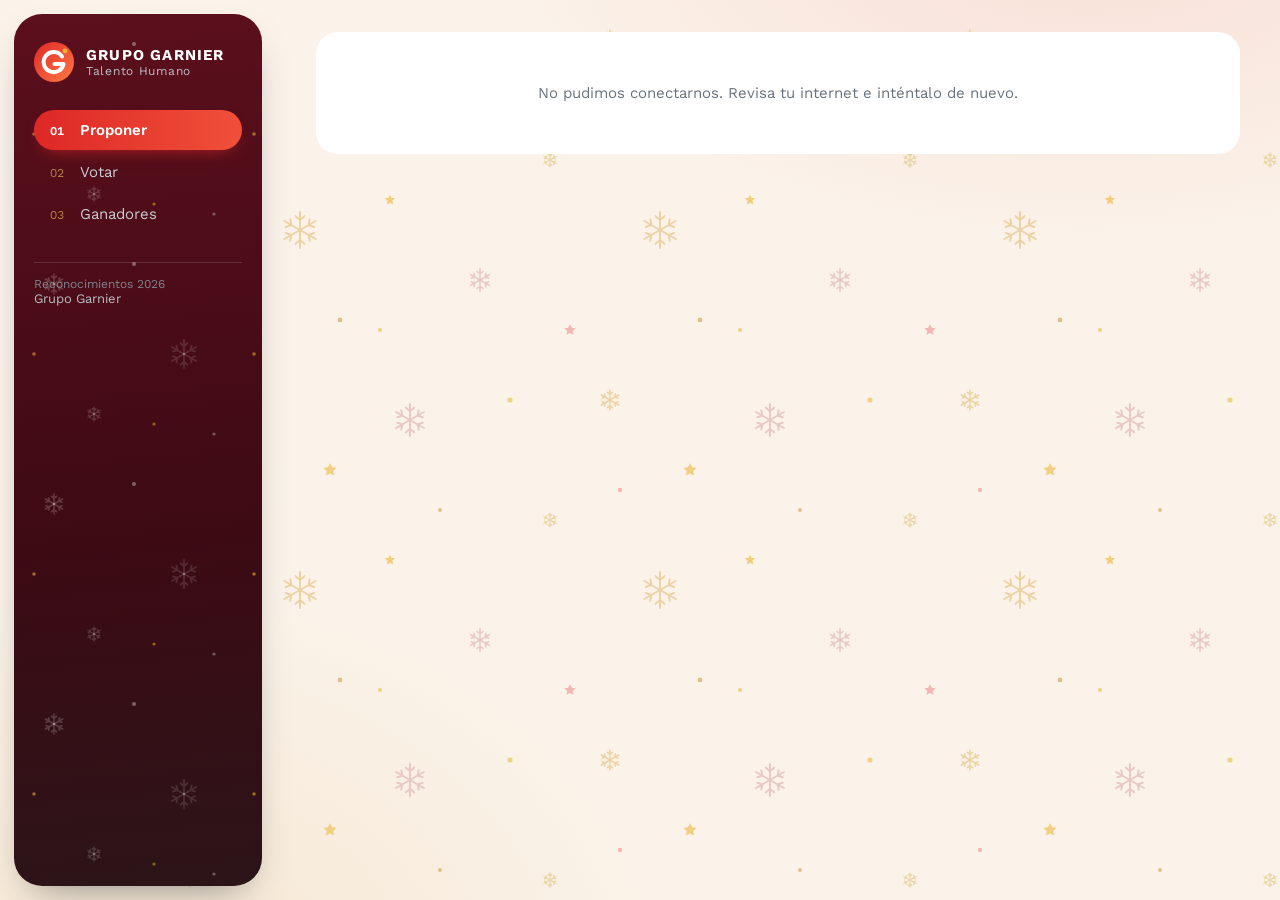
<file: index.html>
<!DOCTYPE html>
<html lang="es">
<head>
<meta charset="utf-8">
<meta name="viewport" content="width=device-width, initial-scale=1">
<meta name="robots" content="noindex, nofollow">
<title>Reconocimientos de Fin de Año 2026</title>
<link rel="preconnect" href="https://fonts.googleapis.com">
<link rel="preconnect" href="https://fonts.gstatic.com" crossorigin>
<link href="https://fonts.googleapis.com/css2?family=Work+Sans:wght@400;500;600;700;800&family=Bricolage+Grotesque:opsz,wght@12..96,600;12..96,800&display=swap" rel="stylesheet">
<link rel="stylesheet" href="assets/estilos.css">
<style>
.login { max-width: 520px; justify-self: center; width: 100%; text-align: center; justify-items: center; }
.login form { display: grid; gap: 12px; width: 100%; }
.login .inp { text-align: center; font-size: 16px; padding: 12px 14px; border-radius: 999px; }
.login .code { letter-spacing: .5em; font-size: 22px; font-weight: 700; }
.login .btn { border-radius: 999px; }
.lock { width: 64px; height: 64px; border-radius: 50%; display: grid; place-items: center; background: linear-gradient(135deg, var(--pine), #b0283a); color: #fff; box-shadow: 0 10px 18px -10px rgba(142,20,36,.9); }
.rail .who .link { color: #e8c9a0; margin-top: 6px; display: inline-block; }
.loading { padding: 60px 0; }
.gala { display: grid; grid-template-columns: repeat(auto-fill, minmax(250px, 1fr)); gap: 22px; }
.gw { position: relative; overflow: hidden; border-radius: 26px; padding: 30px 20px 24px; display: grid; justify-items: center; gap: 10px; text-align: center; color: #fff;
  background: radial-gradient(circle at 50% 28%, rgba(242,178,51,.35), transparent 55%), linear-gradient(165deg, #8e1424 0%, #5c0f1c 60%, #3d0a14 100%);
  box-shadow: 0 22px 40px -24px rgba(92,15,28,.9); animation: gwIn .7s cubic-bezier(.2,.9,.3,1.2) both; animation-delay: calc(var(--i) * 90ms); }
.gw::before { content: ""; position: absolute; inset: 0; pointer-events: none; opacity: .9;
  background: radial-gradient(circle, #f2b233 0 2px, transparent 3px) 12px 18px / 46px 52px, radial-gradient(circle, rgba(255,255,255,.7) 0 1.5px, transparent 2.5px) 30px 6px / 58px 44px, radial-gradient(circle, #ff8a80 0 1.6px, transparent 2.6px) 4px 30px / 64px 60px; }
.gw .ring { position: relative; padding: 6px; border-radius: 50%; background: conic-gradient(from 0deg, #f7d27a, #d4a24c, #fff3c4, #d4a24c, #f7d27a); box-shadow: 0 0 0 6px rgba(242,178,51,.18), 0 16px 30px -12px rgba(0,0,0,.6); }
.gw .ring .av { box-shadow: none; }
.gw .crown { position: absolute; top: -26px; left: 50%; transform: translateX(-50%) rotate(-8deg); filter: drop-shadow(0 4px 6px rgba(0,0,0,.35)); }
.gw .medal { position: absolute; right: -6px; bottom: 2px; width: 46px; height: 46px; border-radius: 50%; display: grid; place-items: center; background: #fff; box-shadow: 0 6px 12px -4px rgba(0,0,0,.5); }
.gw .medal svg { width: 34px; height: 34px; }
.gw .gw-cat { position: relative; margin-top: 8px; font-size: 12px; letter-spacing: .16em; text-transform: uppercase; font-weight: 800; color: #f7d27a; }
.gw .gw-name { position: relative; font-family: var(--display); font-size: 22px; font-weight: 800; line-height: 1.15; }
.gw .gw-why { position: relative; font-size: 13px; color: #f6dccb; max-width: 240px; }
.gw .gw-ribbon { position: relative; margin-top: 4px; padding: 5px 14px; border-radius: 999px; background: #f2b233; color: #3d0a14; font-size: 12px; font-weight: 800; letter-spacing: .06em; text-transform: uppercase; }
@keyframes gwIn { from { opacity: 0; transform: translateY(18px) scale(.94); } to { opacity: 1; transform: none; } }
@media (prefers-reduced-motion: reduce) { .gw { animation: none; } }
.galahead { text-align: center; display: grid; gap: 6px; justify-items: center; margin-bottom: 6px; }
.galahead h3 { font-size: 26px; margin: 0; }

</style>
</head>
<body>
<aside class="rail">
  <div class="brand"><div class="mark" aria-hidden="true"><svg viewBox="0 0 40 40" width="40" height="40"><defs><linearGradient id="mk" x1="0" y1="0" x2="1" y2="1"><stop offset="0" stop-color="#de2826"/><stop offset="1" stop-color="#ff7a45"/></linearGradient></defs><circle cx="20" cy="20" r="20" fill="url(#mk)"/><path d="M28 14.5a10 10 0 1 0 1.5 7.5H20.5" fill="none" stroke="#fff" stroke-width="4" stroke-linecap="round" stroke-linejoin="round"/><circle cx="31" cy="9" r="2.4" fill="#f2b233"/></svg></div><div><b>Grupo Garnier</b><span>Talento Humano</span></div></div>
  <nav class="nav" role="tablist" id="tabs" aria-label="Secciones"></nav>
  <div class="who" id="whoBox"></div>
</aside>
<main id="main"><div class="empty loading">Cargando los reconocimientos…</div></main>

<div class="modal picker" id="picker" role="dialog" aria-modal="true" aria-labelledby="pTitle">
  <div class="box">
    <div class="clap" aria-hidden="true"></div>
    <div class="pk-head"><div><h3 id="pTitle">Elegir</h3><p class="sub" id="pSub"></p></div><button type="button" class="x" id="pClose" aria-label="Cerrar"><svg viewBox="0 0 24 24" width="22" height="22" fill="none" stroke="currentColor" stroke-width="2.5" stroke-linecap="round"><path d="M6 6l12 12M18 6L6 18"/></svg></button></div>
    <label class="f" for="pSearch">Buscar<input class="inp" id="pSearch" placeholder="Escribe un nombre" autocomplete="off"></label>
    <div class="plist" id="pList"></div>
    <label class="f" for="pMsg">Por qué (opcional, se puede leer en la ceremonia)<textarea id="pMsg" rows="2" maxlength="200"></textarea></label>
    <div class="row between"><button type="button" class="link danger" id="pClear">Quitar propuesta</button><button type="button" class="btn" id="pDone">Listo</button></div>
  </div>
</div>
<div class="toast" id="toast" role="status"></div>

<script src="assets/companias.js"></script>
<script src="assets/comun.js"></script>
<script>
// Cambia a true cuando la fecha de la ceremonia esté confirmada (se toma de Fechas en el admin).
const CEREMONIA_CONFIRMADA = true;
const CEREMONIA_FECHA = '2026-12-10';
const TABS = [['nominar', 'Proponer'], ['votar', 'Votar'], ['ganadores', 'Ganadores']];
const S = { pub: null, me: null, tab: 'nominar', correo: '', draftNom: {}, draftVote: {}, confirm: null, busy: false, error: '' };
const TK = CKEY('premios-sesion');
const LUGAR_BASE = 'Grupo Garnier';
const lugar = () => S.me ? `${S.me.empresa} · ${S.me.pais}` : LUGAR_BASE;
document.title = 'Reconocimientos de Fin de Año 2026 · Grupo Garnier';

function dispositivo() {
  try { let d = localStorage.getItem('premios-dispositivo'); if (!d) { d = (crypto.randomUUID ? crypto.randomUUID() : String(Math.random()).slice(2) + Date.now()); localStorage.setItem('premios-dispositivo', d); } return d; }
  catch { return 'sin-almacenamiento'; }
}
function sesion() { try { const s = JSON.parse(localStorage.getItem(TK)); return s && s.exp > Date.now() ? s : null; } catch { return null; } }
function guardarSesion(token) { try { localStorage.setItem(TK, JSON.stringify({ token, exp: Date.now() + 14 * 864e5 })); } catch {} }
function salir() { try { localStorage.removeItem(TK); } catch {} S.me = null; S.draftNom = {}; S.draftVote = {}; render(); }

/* ---------- Render ---------- */
function renderNav() {
  $('#tabs').innerHTML = TABS.map(([id, n], i) => `<button role="tab" id="tab-${id}" aria-selected="${S.tab === id}" data-tab="${id}"><small>${String(i + 1).padStart(2, '0')}</small>${n}</button>`).join('');
  $('#whoBox').innerHTML = S.me ? `<em>Ingresaste como</em><span>${esc(S.me.nombre)}</span><em>${esc(lugar())}</em><button type="button" class="link" data-act="salir">Salir</button>` : `<em>Reconocimientos 2026</em><span>${esc(LUGAR_BASE)}</span>`;
}

function hero() {
  const p = S.pub, cer = CEREMONIA_FECHA;
  const days = Math.max(0, Math.round((Date.parse(cer) - Date.parse(hoy())) / 864e5));
  const sub = { nominar: 'Propón a tus compañeros en cada categoría. Revisa bien antes de enviar: una vez enviadas no se pueden cambiar.', votar: 'Elige a uno de los 2 finalistas de cada categoría. Una vez enviado, tu voto no se puede cambiar.', ganadores: 'Los ganadores de este año.' }[S.tab];
  return `<section class="hero mini"><div class="copy"><span class="eyebrow">${esc(lugar())}</span>
    <h1>Reconocimientos de Fin de Año <span>2026</span></h1><div class="rule"></div>
    <p class="sub">${sub} Tus respuestas son confidenciales.</p></div>
    <div class="count">${CEREMONIA_CONFIRMADA ? `<span class="n">${days}</span><span class="l">${days === 1 ? 'día' : 'días'} para la ceremonia</span><span class="d">${fmt(cer)} de 2026</span>` : `<span class="n" style="font-size:44px;line-height:1.05">Por<br>confirmar</span><span class="l">fecha de la ceremonia</span>`}<span class="phase-now">${p.fase === 'cerrado' ? faseNombre(p.fase) : 'Fase actual: ' + faseNombre(p.fase)}</span></div></section>`;
}

function loginView() {
  const err = S.error ? `<div class="banner">${esc(S.error)}</div>` : '';
  const icon = `<div class="lock" aria-hidden="true"><svg viewBox="0 0 24 24" width="28" height="28" fill="none" stroke="currentColor" stroke-width="2" stroke-linecap="round" stroke-linejoin="round"><rect x="5" y="11" width="14" height="10" rx="2"/><path d="M8 11V8a4 4 0 0 1 8 0v3"/></svg></div>`;
  const sel = (id, label, list, v) => `<label class="sr-only" for="${id}">${label}</label><select class="sel inp" id="${id}" required><option value="">${label}</option>${list.map(n => `<option ${n === v ? 'selected' : ''}>${esc(n)}</option>`).join('')}</select>`;
  if (S.paso === 'grupo') return err + `<section class="card login">${icon}
    <h3>¿Dónde trabajas?</h3><p class="sub">Tu correo <b>${esc(S.correo)}</b> es nuevo. Elige tu empresa y tu país: solo verás y votarás a compañeros de tu mismo equipo.</p>
    <form id="fGrupo">${sel('empresa', 'Tu empresa', S.pub.empresas, S.empresa)}${sel('pais', 'Tu país', S.pub.paises, S.pais)}
    <button class="btn" type="submit" ${S.busy ? 'disabled' : ''}>${S.busy ? 'Buscando…' : 'Continuar'}</button></form>
    <div class="row"><button type="button" class="link" data-act="otro">Usar otro correo</button></div></section>`;
  if (S.paso === 'nombre') return err + `<section class="card login">${icon}
    <h3>¿Quién eres?</h3><p class="sub">${esc(S.empresa)} · ${esc(S.pais)}. Elige tu nombre: quedará amarrado a tu correo <b>${esc(S.correo)}</b> y no podrás cambiarlo.</p>
    <form id="fNombre"><label class="sr-only" for="nombre">Tu nombre</label><select class="sel inp" id="nombre" required><option value="">— Elige tu nombre —</option>${S.libres.map(n => `<option>${esc(n)}</option>`).join('')}</select>
    <button class="btn" type="submit" ${S.busy ? 'disabled' : ''}>${S.busy ? 'Entrando…' : 'Soy yo, entrar'}</button></form>
    <div class="row"><button type="button" class="link" data-act="atras">Cambiar empresa o país</button></div></section>`;
  return err + `<section class="card login">${icon}
    <h3>Ingresa a los reconocimientos</h3><p class="sub">Escribe tu correo y la clave del grupo que te compartió Talento Humano. Así nadie puede proponerse ni votarse a sí mismo.</p>
    <form id="fCorreo"><label class="sr-only" for="correo">Correo</label><input class="inp" id="correo" type="email" autocomplete="email" placeholder="tucorreo@empresa.com" value="${esc(S.correo)}" required>
    <label class="sr-only" for="claveg">Clave del grupo</label><input class="inp" id="claveg" type="password" autocomplete="current-password" placeholder="Clave del grupo" required>
    <button class="btn" type="submit" ${S.busy ? 'disabled' : ''}>${S.busy ? 'Entrando…' : 'Entrar'}</button></form></section>`;
}

const cats = () => S.pub.categorias;
const demoBanner = () => `<div class="banner info">Modo demostración: puedes proponer, votar y ver ganadores de ejemplo. Nada de lo que hagas se guarda ni cuenta en los resultados.</div>`;

function nominarView() {
  if (!S.me) return loginView();
  const p = S.pub, sent = !!S.me.propuestasEn;
  const open = p.fase === 'nom' || S.me.demo;
  const picks = sent ? S.me.propuestas : S.draftNom;
  const locked = sent || !open;
  const done = cats().filter(c => picks[c.id]?.p).length;
  const notice = S.me.demo ? demoBanner() : sent ? `<div class="banner info">Ya enviaste tus propuestas el ${fmtFecha(S.me.propuestasEn)}. Quedaron registradas y no se pueden cambiar.</div>`
    : open ? '' : `<div class="banner">Las propuestas van del ${fmt(p.fechas.nom[0])} al ${fmt(p.fechas.nom[1])}. ${p.fase === 'prep' ? 'Podrás proponer cuando abra la fase.' : 'Esta fase ya cerró.'}</div>`;
  return notice + `<div class="tiles">${cats().map(c => {
    const pk = picks[c.id];
    return `<article class="tile"><div class="clap" aria-hidden="true"></div><div class="tile-body">
      <div class="ico">${catIcon(c.id)}</div><h4>${esc(c.nombre)}</h4><p>${esc(c.desc)}</p>
      ${pk?.p ? `<button type="button" class="chosen" data-act="pick" data-cat="${esc(c.id)}" ${locked ? 'disabled' : ''}>${avatar(pk.p, 40)}<span><b>${esc(pk.p)}</b><small>${sent ? 'Enviado' : pk.m ? 'Con mensaje · cambiar' : 'Cambiar'}</small></span></button>`
        : `<button type="button" class="btn ghost pickbtn" data-act="pick" data-cat="${esc(c.id)}" ${locked ? 'disabled' : ''}>Elegir compañero</button>`}
    </div></article>`;
  }).join('')}</div>
  <div class="sendbar"><span><b>${done}</b> de ${cats().length} categorías con propuesta</span>
    <button class="btn" data-act="sendnom" ${locked || !done || S.busy ? 'disabled' : ''}>${sent ? 'Propuestas enviadas' : S.busy ? 'Enviando…' : S.confirm === 'sendnom' ? 'Toca otra vez para confirmar' : 'Enviar mis propuestas'}</button></div>`;
}

function votarView() {
  const p = S.pub;
  if (!S.me) return loginView();
  const fin = S.me.finalistas;
  if (!fin) {
    return `<div class="banner">Los finalistas se mostrarán cuando abra la votación, el ${fmt(p.fechas.vot[0])}. La votación va hasta el ${fmt(p.fechas.vot[1])}.</div>
      <div class="tiles wide">${cats().map(c => `<article class="tile"><div class="clap" aria-hidden="true"></div><div class="tile-body">
        <div class="row" style="gap:14px;flex-wrap:nowrap"><div class="ico sm">${catIcon(c.id)}</div><div><h4>${esc(c.nombre)}</h4><p>${esc(c.desc)}</p></div></div>
        <div class="finals">${[1, 2].map(() => `<div class="person blank" aria-hidden="true"><span class="av empty" style="--s:56px">?</span><span>Por revelar</span></div>`).join('')}</div>
      </div></article>`).join('')}</div>`;
  }
  const sent = !!S.me.votoEn, open = p.fase === 'vot' || S.me.demo, locked = sent || !open;
  const picks = sent ? S.me.votos : S.draftVote, who = S.me.nombre;
  const list = cats().filter(c => (fin[c.id] || []).length);
  const done = list.filter(c => picks[c.id]).length;
  const notice = S.me.demo ? demoBanner() : sent ? `<div class="banner info">Ya enviaste tu voto el ${fmtFecha(S.me.votoEn)}. Quedó registrado y no se puede cambiar.</div>`
    : open ? '' : `<div class="banner">La votación fue del ${fmt(p.fechas.vot[0])} al ${fmt(p.fechas.vot[1])}.</div>`;
  return notice + `<div class="tiles wide">${list.map(c => `<article class="tile"><div class="clap" aria-hidden="true"></div><div class="tile-body">
      <div class="row" style="gap:14px;flex-wrap:nowrap"><div class="ico sm">${catIcon(c.id)}</div><div><h4>${esc(c.nombre)}</h4><p>${esc(c.desc)}</p></div></div>
      <div class="finals" role="radiogroup" aria-label="${esc(c.nombre)}">${fin[c.id].map(n => {
        const me = n === who, sel = picks[c.id] === n;
        return `<button type="button" role="radio" aria-checked="${sel}" class="person ${sel ? 'sel' : ''}" data-act="vote" data-cat="${esc(c.id)}" data-p="${esc(n)}" ${locked || me ? 'disabled' : ''}>${avatar(n, 56)}<span>${esc(n)}${me ? '<small>Eres tú</small>' : ''}</span></button>`;
      }).join('')}</div></div></article>`).join('')}</div>
    <div class="sendbar"><span><b>${done}</b> de ${list.length} categorías votadas</span>
      <button class="btn" data-act="sendvote" ${locked || !done || S.busy ? 'disabled' : ''}>${sent ? 'Voto enviado' : S.busy ? 'Enviando…' : S.confirm === 'sendvote' ? 'Toca otra vez para confirmar' : 'Enviar mi voto'}</button></div>`;
}

function ganadoresView() {
  if (!S.me) return loginView();
  const g = S.me.ganadores;
  if (!g || !Object.keys(g).length) return `<div class="card"><div class="empty">Los ganadores se revelan en la ceremonia${CEREMONIA_CONFIRMADA ? ' del ' + fmt(CEREMONIA_FECHA) : ' (fecha por confirmar)'}.</div></div>`;
  const crown = `<svg class="crown" width="54" height="40" viewBox="0 0 54 40" aria-hidden="true"><path d="M5 34 2 10l13 10L27 2l12 18 13-10-3 24z" fill="#f2b233" stroke="#b07a1c" stroke-width="2" stroke-linejoin="round"/><circle cx="2" cy="10" r="3" fill="#fff3c4"/><circle cx="27" cy="2" r="3" fill="#fff3c4"/><circle cx="52" cy="10" r="3" fill="#fff3c4"/><rect x="5" y="31" width="44" height="6" rx="2" fill="#d4a24c"/></svg>`;
  const lista = cats().filter(c => g[c.id]);
  return (S.me.demo ? demoBanner() : '') + `<section class="card"><div class="galahead"><h3>Ganadores 2026</h3><p class="sub">${esc(lugar())} · ¡Felicitaciones a todos!</p></div>
    <div class="gala">${lista.map((c, i) => `<article class="gw" style="--i:${i}">
      <div class="ring">${crown}${avatar(g[c.id], 128)}<span class="medal">${catIcon(c.id)}</span></div>
      <span class="gw-cat">${esc(c.nombre)}</span>
      <span class="gw-name">${esc(g[c.id])}</span>
      <span class="gw-why">${esc(c.desc)}</span>
      <span class="gw-ribbon">Ganador 2026</span>
    </article>`).join('')}</div></section>`;
}

function render() {
  renderNav();
  if (!S.pub) return;
  const v = { nominar: nominarView, votar: votarView, ganadores: ganadoresView }[S.tab]();
  $('#main').innerHTML = hero() + v;
}

/* ---------- Selector de personas ---------- */
let PK = null;
function openPicker(cat) {
  const c = cats().find(x => x.id === cat);
  PK = { cat, q: '', sel: S.draftNom[cat]?.p || '' };
  $('#pTitle').textContent = c.nombre; $('#pSub').textContent = c.desc;
  $('#pMsg').value = S.draftNom[cat]?.m || ''; $('#pSearch').value = '';
  $('#pClear').hidden = !PK.sel;
  drawPeople(); $('#picker').classList.add('open'); $('#pSearch').focus();
}
function drawPeople() {
  const norm = t => t.toLowerCase().normalize('NFD').replace(/[̀-ͯ]/g, '');
  const list = S.me.equipo.filter(n => n !== S.me.nombre).filter(n => !PK.q || norm(n).includes(norm(PK.q)));
  $('#pList').innerHTML = list.map(n => `<button type="button" class="person ${n === PK.sel ? 'sel' : ''}" data-choose="${esc(n)}" aria-pressed="${n === PK.sel}">${avatar(n, 52)}<span>${esc(n)}</span></button>`).join('') || '<div class="empty">No encontramos ese nombre.</div>';
}
function closePicker() { $('#picker').classList.remove('open'); PK = null; }
$('#pSearch').addEventListener('input', e => { PK.q = e.target.value; drawPeople(); });
$('#pList').addEventListener('click', e => { const b = e.target.closest('[data-choose]'); if (!b) return; PK.sel = b.dataset.choose; drawPeople(); $('#pClear').hidden = false; });
$('#pDone').addEventListener('click', () => { if (PK?.sel) S.draftNom[PK.cat] = { p: PK.sel, m: $('#pMsg').value.trim() }; closePicker(); render(); });
$('#pClear').addEventListener('click', () => { delete S.draftNom[PK.cat]; closePicker(); render(); });
$('#pClose').addEventListener('click', closePicker);
$('#picker').addEventListener('click', e => { if (e.target.id === 'picker') closePicker(); });
document.addEventListener('keydown', e => { if (e.key === 'Escape') closePicker(); });

/* ---------- Acciones ---------- */
async function cargarYo() {
  const s = sesion();
  if (!s) { S.me = null; return; }
  try { S.me = await api('yo', { token: s.token }); }
  catch (e) { S.me = null; try { localStorage.removeItem(TK); } catch {} }
}

async function entrar(datos) {
  S.busy = true; S.error = ''; render();
  try {
    const r = await api('entrar', { correo: S.correo, clave: S.claveg, empresa: S.empresa, pais: S.pais, dispositivo: dispositivo(), ...datos });
    if (r.elegirGrupo) S.paso = 'grupo';
    else if (r.elegirNombre) { S.paso = 'nombre'; S.libres = r.libres; }
    else { S.paso = null; S.libres = null; S.claveg = ''; guardarSesion(r.token); await cargarYo(); toast(`Hola, ${r.nombre.split(' ')[0]}`); }
  } catch (err) { S.error = err.message; }
  S.busy = false; render();
}
document.addEventListener('submit', e => {
  e.preventDefault();
  if (e.target.id === 'fCorreo') { S.correo = $('#correo').value.trim().toLowerCase(); S.claveg = $('#claveg').value; S.empresa = ''; S.pais = ''; return entrar({}); }
  if (e.target.id === 'fGrupo') { S.empresa = $('#empresa').value; S.pais = $('#pais').value; if (!S.empresa || !S.pais) return; return entrar({}); }
  if (e.target.id === 'fNombre') { const n = $('#nombre').value; if (!n) return; return entrar({ nombre: n }); }
});

document.addEventListener('click', async e => {
  const t = e.target.closest('[data-tab],[data-act]');
  if (!t) return;
  if (t.dataset.tab) { S.tab = t.dataset.tab; S.confirm = null; S.error = ''; try { localStorage.setItem('premios-tab', S.tab); } catch {} render(); window.scrollTo(0, 0); return; }
  const act = t.dataset.act;
  if (act === 'salir') return salir();
  if (act === 'otro') { S.paso = null; S.libres = null; S.empresa = ''; S.pais = ''; S.error = ''; return render(); }
  if (act === 'atras') { S.paso = 'grupo'; S.error = ''; return render(); }
  if (act === 'pick') return openPicker(t.dataset.cat);
  if (act === 'vote') { const c = t.dataset.cat; S.draftVote[c] = S.draftVote[c] === t.dataset.p ? undefined : t.dataset.p; if (!S.draftVote[c]) delete S.draftVote[c]; return render(); }
  if (act === 'sendnom' || act === 'sendvote') {
    if (S.confirm !== act) {
      S.confirm = act; clearTimeout(S.confirmT); S.confirmT = setTimeout(() => { S.confirm = null; render(); }, 6000);
      render(); toast('Después de enviar no podrás cambiarlo. Toca otra vez para confirmar.'); return;
    }
    S.confirm = null; clearTimeout(S.confirmT); S.busy = true; render();
    try {
      const s = sesion();
      if (!s) throw new Error('Tu sesión terminó. Vuelve a ingresar con tu correo.');
      const r = act === 'sendnom' ? await api('nominar', { token: s.token, picks: S.draftNom }) : await api('votar', { token: s.token, picks: S.draftVote });
      if (r.demo) { toast('Modo demostración: así se enviaría. No se guardó nada.'); S.busy = false; render(); return; }
      await cargarYo();
      toast(act === 'sendnom' ? '¡Gracias! Tus propuestas quedaron guardadas' : '¡Listo! Tu voto quedó registrado');
    } catch (err) {
      toast(err.message);
      if (/sesión terminó/.test(err.message)) salir();
    }
    S.busy = false; render();
  }
});

(async function boot() {
  try {
    S.pub = await api('publico');
  } catch (e) {
    $('#main').innerHTML = `<div class="card"><div class="empty">${esc(e.message)}</div></div>`; renderNav(); return;
  }
  const f = S.pub.fase;
  S.tab = f === 'vot' ? 'votar' : (f === 'cer' || f === 'cerrado') ? 'ganadores' : 'nominar';
  await cargarYo();
  render();
})();
</script>
</body>
</html>
</file>
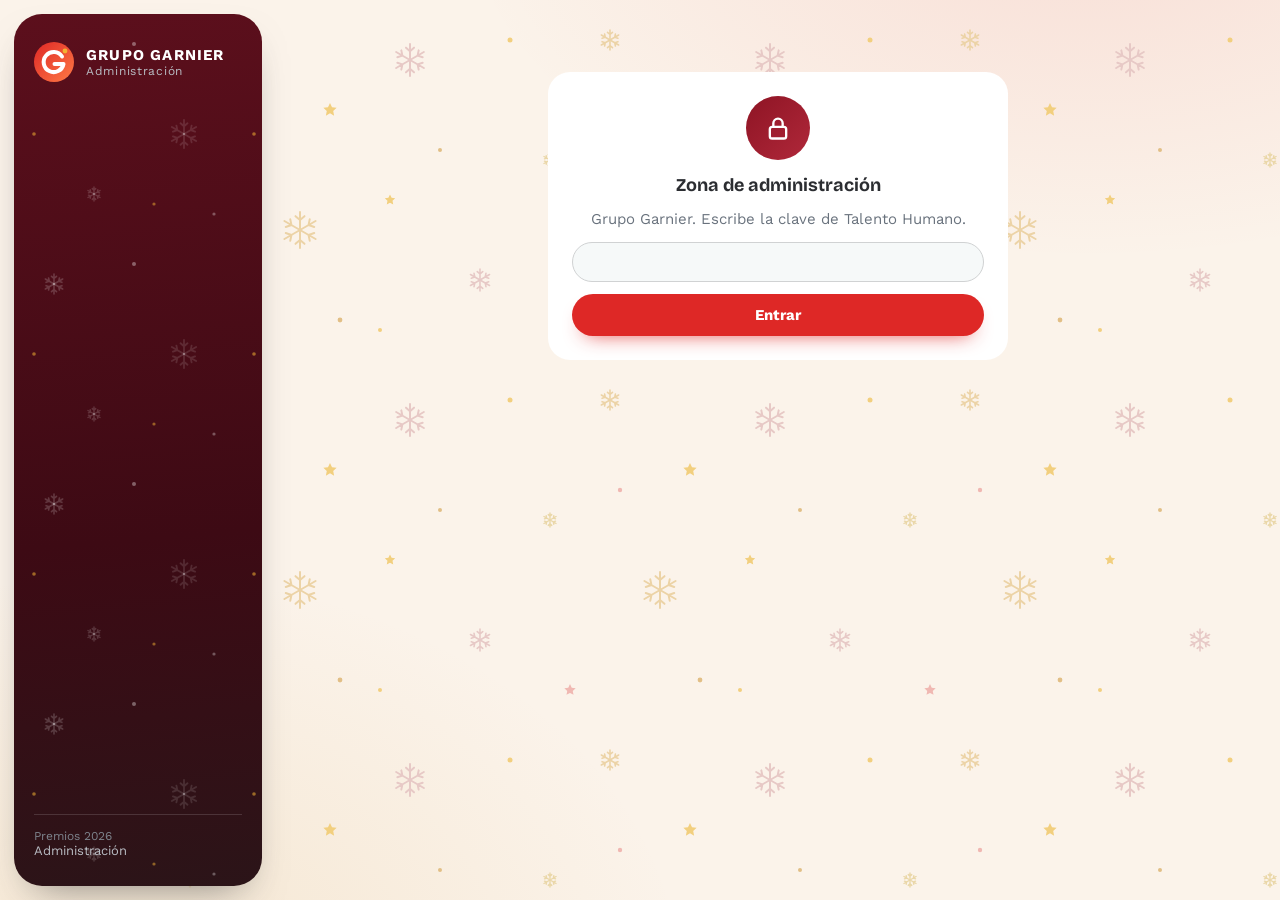
<file: admin/index.html>
<!DOCTYPE html>
<html lang="es">
<head>
<meta charset="utf-8">
<meta name="viewport" content="width=device-width, initial-scale=1">
<meta name="robots" content="noindex, nofollow">
<title>Admin · Premios de Fin de Año 2026</title>
<link rel="preconnect" href="https://fonts.googleapis.com">
<link rel="preconnect" href="https://fonts.gstatic.com" crossorigin>
<link href="https://fonts.googleapis.com/css2?family=Work+Sans:wght@400;500;600;700;800&family=Bricolage+Grotesque:opsz,wght@12..96,600;12..96,800&display=swap" rel="stylesheet">
<link rel="stylesheet" href="../assets/estilos.css">
<style>
.login { max-width: 460px; justify-self: center; width: 100%; text-align: center; justify-items: center; margin-top: 40px; }
.login form { display: grid; gap: 12px; width: 100%; }
.login .inp, .login .btn { border-radius: 999px; text-align: center; }
.lock { width: 64px; height: 64px; border-radius: 50%; display: grid; place-items: center; background: linear-gradient(135deg, var(--pine), #b0283a); color: #fff; }
.rail .who .link { color: #e8c9a0; margin-top: 6px; display: inline-block; }
.list { display: grid; gap: 0; }
.li { display: grid; grid-template-columns: auto 1fr auto; gap: 12px; align-items: center; padding: 10px 0; border-top: 1px solid var(--line); text-align: left; }
.li small { display: block; color: var(--muted); }
.dates { display: grid; grid-template-columns: repeat(auto-fit, minmax(220px, 1fr)); gap: 14px; text-align: left; }
.dates fieldset { border: 1px solid var(--line); border-radius: 16px; padding: 12px 14px; display: grid; gap: 8px; }
.dates legend { font-weight: 700; color: var(--coal); padding: 0 6px; }
.addrow { display: grid; grid-template-columns: 1fr 1fr auto; gap: 10px; align-items: end; text-align: left; }
.chip.win { background: var(--gold); color: var(--pine-dark); }
.pend { columns: 3 200px; font-size: 14px; color: var(--muted); text-align: left; }
.pend span { display: block; padding: 2px 0; }
.card h3 { margin: 0; }
.rail .filters label { min-width: 0; }
.rail select { width: 100%; max-width: 100%; box-sizing: border-box; text-overflow: ellipsis; }
@media (max-width: 700px) { .addrow { grid-template-columns: 1fr; } .li { grid-template-columns: auto 1fr; } }
</style>
</head>
<body>
<aside class="rail">
  <div class="brand"><div class="mark" aria-hidden="true"><svg viewBox="0 0 40 40" width="40" height="40"><defs><linearGradient id="mk" x1="0" y1="0" x2="1" y2="1"><stop offset="0" stop-color="#de2826"/><stop offset="1" stop-color="#ff7a45"/></linearGradient></defs><circle cx="20" cy="20" r="20" fill="url(#mk)"/><path d="M28 14.5a10 10 0 1 0 1.5 7.5H20.5" fill="none" stroke="#fff" stroke-width="4" stroke-linecap="round" stroke-linejoin="round"/><circle cx="31" cy="9" r="2.4" fill="#f2b233"/></svg></div><div><b>Grupo Garnier</b><span>Administración</span></div></div>
  <nav class="nav" role="tablist" id="tabs" aria-label="Secciones"></nav>
  <div class="filters" id="filtros"></div>
  <div class="who" id="whoBox"></div>
</aside>
<main id="main"></main>
<div class="toast" id="toast" role="status"></div>

<script src="../assets/companias.js"></script>
<script src="../assets/comun.js"></script>
<script>
const TABS = [['resumen', 'Resumen'], ['propuestas', 'Propuestas'], ['votacion', 'Votación'], ['equipo', 'Equipo'], ['categorias', 'Categorías'], ['fechas', 'Fechas']];
const S = { clave: '', d: null, tab: 'resumen', busy: false, confirm: null, empresa: 'Loymark', pais: 'Colombia' };
try { S.clave = sessionStorage.getItem(CKEY('premios-admin')) || ''; S.tab = sessionStorage.getItem(CKEY('premios-admin-tab')) || 'resumen'; S.empresa = sessionStorage.getItem('premios-admin-empresa') || S.empresa; S.pais = sessionStorage.getItem('premios-admin-pais') || S.pais; } catch {}

async function adm(accion, datos = {}) { return api(accion, { clave: S.clave, empresa: S.empresa, pais: S.pais, ...datos }); }
async function cargar() { S.d = await adm('adminDatos'); }
const GRUPO = () => `${S.empresa} · ${S.pais}`;
const catName = id => S.d.categorias.find(c => c.id === id)?.nombre || id;

function renderNav() {
  $('#tabs').innerHTML = S.d ? TABS.map(([id, n], i) => `<button role="tab" aria-selected="${S.tab === id}" data-tab="${id}"><small>${String(i + 1).padStart(2, '0')}</small>${n}</button>`).join('') : '';
  const opts = (list, v) => list.map(n => `<option ${n === v ? 'selected' : ''}>${esc(n)}</option>`).join('');
  $('#filtros').innerHTML = S.d ? `<label for="selEmpresa">Empresa<select id="selEmpresa">${opts(S.d.empresas, S.empresa)}</select></label><label for="selPais">País<select id="selPais">${opts(S.d.paises, S.pais)}</select></label>` : '';
  $('#whoBox').innerHTML = S.d ? `<em>Administración</em><span>Grupo Garnier</span><br><a class="link" href="../${CQ}" target="_blank" rel="noopener">Vista de participante</a><br><button type="button" class="link" data-act="salir">Salir</button>` : '<em>Premios 2026</em><span>Administración</span>';
}

function loginView(err = '') {
  return `${err ? `<div class="banner">${esc(err)}</div>` : ''}<section class="card login"><div class="lock" aria-hidden="true"><svg viewBox="0 0 24 24" width="28" height="28" fill="none" stroke="currentColor" stroke-width="2" stroke-linecap="round" stroke-linejoin="round"><rect x="5" y="11" width="14" height="10" rx="2"/><path d="M8 11V8a4 4 0 0 1 8 0v3"/></svg></div>
    <h3>Zona de administración</h3><p class="sub">Grupo Garnier. Escribe la clave de Talento Humano.</p>
    <form id="fClave"><label class="sr-only" for="clave">Clave</label><input class="inp" id="clave" type="password" autocomplete="current-password" required>
    <button class="btn" type="submit" ${S.busy ? 'disabled' : ''}>${S.busy ? 'Entrando…' : 'Entrar'}</button></form></section>`;
}

function head(t, sub, global) { return `<div class="pagehead"><h2>${t}${global ? '' : ` · ${esc(GRUPO())}`}</h2><p class="sub">${sub}</p></div>`; }

const V = {
  resumen() {
    const d = S.d, team = d.equipo.filter(p => p.activo), n = team.length;
    const nom = team.filter(p => d.nominaron[p.correo]), vot = team.filter(p => d.votaron[p.correo]);
    const pct = x => n ? Math.round(x / n * 100) : 0;
    const stat = (l, v, note, cls = '') => `<div class="stat"><span class="lab">${l}</span><span class="num ${cls}">${v}</span><span class="note">${note}</span></div>`;
    const faltan = (arr, k) => arr.filter(p => !d[k][p.correo]).map(p => `<span>${esc(p.nombre)}</span>`).join('') || '<span>Nadie: todos participaron.</span>';
    return head('Resumen', `Fase actual: ${faseNombre(d.fase)}${d.ajustes.fase !== 'auto' ? ' (forzada manualmente)' : ''}.`) +
      `<div class="stats">${stat('Participantes', n, 'en la lista')}${stat('Propusieron', nom.length, pct(nom.length) + '% del equipo', 'red')}${stat('Votaron', vot.length, pct(vot.length) + '% del equipo', 'red')}${stat('Ganadores', d.revelado ? 'Visibles' : 'Ocultos', d.revelado ? 'su equipo los ve' : 'solo TH los ve')}</div>
      ${n ? '' : `<div class="banner info">Este grupo todavía no tiene personas. Cárgalas en la pestaña Equipo.</div>`}
      <section class="card"><h3>Faltan por proponer</h3><div class="pend">${faltan(team, 'nominaron')}</div></section>
      <section class="card"><h3>Faltan por votar</h3><div class="pend">${faltan(team, 'votaron')}</div></section>
      <section class="card"><h3>Todas las empresas y países</h3><p class="sub">Toca un grupo para verlo.</p><div class="list">${d.grupos.filter(g => g.personas).map(g => `<button type="button" class="li" style="background:none;border:0;border-top:1px solid var(--line);cursor:pointer;font:inherit" data-act="ir" data-empresa="${esc(g.empresa)}" data-pais="${esc(g.pais)}"><span class="chip ${g.grupo === d.grupo ? 'win' : 'next'}">${g.personas}</span><span><b>${esc(g.empresa)}</b><small>${esc(g.pais)}</small></span><span class="sub">${g.propusieron} propusieron · ${g.votaron} votaron</span></button>`).join('') || '<p class="sub">Aún no hay personas cargadas.</p>'}</div></section>
      <section class="card"><h3>Hoja de datos</h3><p class="sub">Todo se guarda solo. No necesitas abrirla, pero aquí está si quieres descargar los datos.</p><div class="row"><a class="btn ghost" href="${esc(d.urlHoja)}" target="_blank" rel="noopener">Abrir hoja de Google</a></div></section>`;
  },
  propuestas() {
    const d = S.d, fin = d.finalistas || {};
    const blocks = d.categorias.filter(c => c.activa).map(c => {
      const e = Object.entries(d.nominaciones[c.id] || {}).sort((a, b) => b[1] - a[1] || a[0].localeCompare(b[0], 'es'));
      const max = e[0]?.[1] || 1;
      return `<div class="res"><div class="row between"><b>${esc(c.nombre)}</b><span class="chip next">${e.reduce((a, x) => a + x[1], 0)} propuestas</span></div>
        ${e.length ? e.slice(0, 6).map(([p, v], i) => `<div class="bar"><span>${esc(p)}${(fin[c.id] || []).includes(p) ? ' <span class="chip win">Finalista</span>' : ''}</span><div class="track"><div class="fill ${i < 2 ? 'win' : ''}" style="width:${v / max * 100}%"></div></div><span class="n">${v}</span></div>`).join('') : '<p class="sub">Sin propuestas todavía.</p>'}</div>`;
    }).join('');
    return head('Propuestas', 'Las 2 personas con más propuestas en cada categoría pasan a la votación.') +
      `<section class="card"><div class="row between"><div><h3>Finalistas</h3><p class="sub">${d.finalistas ? 'Ya publicaste los finalistas de este grupo. Los verán cuando abra la votación.' : 'Publícalos cuando cierren las propuestas.'}</p></div>
      <button class="btn" data-act="publicar">${S.confirm === 'publicar' ? 'Toca otra vez para confirmar' : d.finalistas ? 'Volver a calcular finalistas' : 'Publicar finalistas'}</button></div>${blocks}</section>`;
  },
  votacion() {
    const d = S.d, fin = d.finalistas;
    if (!fin) return head('Votación', 'Conteo de votos entre los finalistas.') + `<div class="card"><div class="empty">Primero publica los finalistas en Propuestas.</div></div>`;
    const { ranking, ganadores } = d.calculo;
    const blocks = d.categorias.filter(c => c.activa).map(c => {
      const r = ranking[c.id] || [], max = Math.max(1, ...r.map(x => x.v));
      return `<div class="res"><div class="row between"><b>${esc(c.nombre)}</b>${ganadores[c.id] ? `<span class="chip win">Gana: ${esc(ganadores[c.id])}</span>` : '<span class="chip next">Sin votos</span>'}</div>
        ${r.map(x => `<div class="bar"><span>${esc(x.p)}</span><div class="track"><div class="fill ${ganadores[c.id] === x.p ? 'win' : ''}" style="width:${x.v / max * 100}%"></div></div><span class="n">${x.v}</span></div>`).join('')}</div>`;
    }).join('');
    return head('Votación', 'Cada persona gana un solo premio: si alguien queda primero en dos categorías, en la otra gana quien sigue.') +
      `<section class="card"><div class="row between"><div><h3>Ganadores</h3><p class="sub">${d.revelado ? 'Visibles para este equipo en la pestaña Ganadores.' : 'Ocultos. Revélalos el día de la ceremonia.'}</p></div>
      <button class="btn" data-act="revelar">${S.confirm === 'revelar' ? 'Toca otra vez para confirmar' : d.revelado ? 'Ocultar ganadores' : 'Revelar ganadores'}</button></div>${blocks}</section>`;
  },
  equipo() {
    const d = S.d;
    return head('Equipo', `${d.equipo.length} personas en este grupo. Las personas que cargues aquí quedan en ${esc(GRUPO())}. Entran con su correo y la clave del grupo; si no tienen correo aquí, eligen empresa, país y nombre la primera vez.`) +
      `<section class="card"><h3>Agregar persona</h3><form id="fPersona" class="addrow">
        <label class="f" for="pCorreo">Correo (opcional)<input class="inp" id="pCorreo" type="email" placeholder="nombre@empresa.com"></label>
        <label class="f" for="pNombre">Nombre<input class="inp" id="pNombre" required placeholder="Nombre y apellido"></label>
        <button class="btn" type="submit">Agregar</button></form></section>
      <section class="card"><h3>Cargar varias personas</h3><p class="sub">Pega una persona por línea: correo, nombre. También puedes poner solo el nombre: esa persona elegirá su nombre al entrar con su correo.</p>
        <form id="fVarias" style="display:grid;gap:12px"><label class="sr-only" for="varias">Personas</label><textarea id="varias" rows="6" placeholder="ana.perez@empresa.com, Ana Pérez&#10;juan.gomez@empresa.com, Juan Gómez" required></textarea>
        <div class="row"><button class="btn" type="submit">Cargar personas</button></div></form></section>
      <section class="card"><div class="list">${d.equipo.slice().sort((a, b) => a.nombre.localeCompare(b.nombre, 'es')).map(p => `<div class="li">${avatar(p.nombre, 40)}<span><b>${esc(p.nombre)}</b><small>${p.correo ? esc(p.correo) : 'Sin correo: lo registra al entrar'}${p.dispositivo ? ' · con dispositivo' : ''} · ${d.nominaron[p.correo] ? 'propuso' : 'no ha propuesto'} · ${d.votaron[p.correo] ? 'votó' : 'no ha votado'}</small></span>
        <span class="row">${d.nominaron[p.correo] ? `<button class="link" data-act="borrar" data-tipo="nominaciones" data-correo="${esc(p.correo)}">${S.confirm === 'borrar:nominaciones:' + p.correo ? 'Confirmar' : 'Dejar proponer de nuevo'}</button>` : ''}
        ${d.votaron[p.correo] ? `<button class="link" data-act="borrar" data-tipo="votos" data-correo="${esc(p.correo)}">${S.confirm === 'borrar:votos:' + p.correo ? 'Confirmar' : 'Dejar votar de nuevo'}</button>` : ''}
        ${p.dispositivo ? `<button class="link" data-act="disp" data-nombre="${esc(p.nombre)}">${S.confirm === 'disp:' + p.nombre ? 'Confirmar' : 'Liberar dispositivo'}</button>` : ''}
        ${p.correo ? `<button class="link" data-act="liberar" data-nombre="${esc(p.nombre)}">${S.confirm === 'liberar:' + p.nombre ? 'Confirmar' : 'Quitar correo'}</button>` : ''}
        <button class="link danger" data-act="quitar" data-nombre="${esc(p.nombre)}">${S.confirm === 'quitar:' + p.nombre ? 'Confirmar' : 'Quitar'}</button></span></div>`).join('')}</div></section>`;
  },
  categorias() {
    const d = S.d;
    return head('Categorías', 'Las categorías son las mismas para todas las empresas y países.', true) +
      `<section class="card"><h3>Nueva categoría</h3><form id="fCat" class="addrow">
        <label class="f" for="cNombre">Nombre del premio<input class="inp" id="cNombre" required maxlength="40"></label>
        <label class="f" for="cDesc">Qué reconoce<input class="inp" id="cDesc" required maxlength="120"></label>
        <button class="btn" type="submit">Agregar</button></form></section>
      <div class="tiles">${d.categorias.map(c => `<article class="tile" style="${c.activa ? '' : 'opacity:.55'}"><div class="clap" aria-hidden="true"></div><div class="tile-body">
        <div class="ico">${catIcon(c.id)}</div><h4>${esc(c.nombre)}</h4><p>${esc(c.desc)}</p>
        <div class="row"><button class="btn ghost small" data-act="activar" data-id="${esc(c.id)}" data-v="${c.activa ? '0' : '1'}">${c.activa ? 'Desactivar' : 'Activar'}</button>
        <button class="link danger" data-act="quitarcat" data-id="${esc(c.id)}">${S.confirm === 'quitarcat:' + c.id ? 'Confirmar' : 'Quitar'}</button></div></div></article>`).join('')}</div>`;
  },
  fechas() {
    const d = S.d, f = d.ajustes.fechas;
    const opt = (v, t) => `<option value="${v}" ${d.ajustes.fase === v ? 'selected' : ''}>${t}</option>`;
    return head('Fechas', 'Las fechas aplican a todas las empresas y países. La fase cambia sola (hora de Bogotá).', true) +
      `<section class="card"><form id="fFechas" style="display:grid;gap:16px">
        <div class="dates">${FASES.map(p => `<fieldset><legend>${p.name}</legend>
          <label class="f">Inicio<input class="inp" type="date" name="${p.id}-0" value="${f[p.id][0]}" required></label>
          <label class="f">Fin<input class="inp" type="date" name="${p.id}-1" value="${f[p.id][1]}" required></label></fieldset>`).join('')}</div>
        <label class="f" for="fase" style="text-align:left">Fase<select class="sel" id="fase" name="fase">${opt('auto', 'Automática por fechas')}${opt('prep', 'Forzar: Preparación')}${opt('nom', 'Forzar: Propuestas abiertas')}${opt('fin', 'Forzar: Finalistas')}${opt('vot', 'Forzar: Votación abierta')}${opt('cer', 'Forzar: Ceremonia')}${opt('cerrado', 'Forzar: Cerrado')}</select></label>
        <div class="row"><button class="btn" type="submit">Guardar fechas</button></div></form></section>`;
  },
};

function render(err = '') {
  renderNav();
  $('#main').innerHTML = S.d ? V[S.tab]() : loginView(err);
}

async function accion(nombre, datos, ok) {
  S.busy = true;
  try { await adm(nombre, datos); await cargar(); if (ok) toast(ok); }
  catch (e) { toast(e.message); }
  S.busy = false; S.confirm = null; render();
}
function confirmar(key) {
  if (S.confirm === key) return true;
  S.confirm = key; clearTimeout(S.cT); S.cT = setTimeout(() => { S.confirm = null; render(); }, 6000); render();
  return false;
}

document.addEventListener('submit', async e => {
  e.preventDefault();
  const id = e.target.id;
  if (id === 'fClave') {
    S.clave = $('#clave').value; S.busy = true; render();
    try { await cargar(); try { sessionStorage.setItem(CKEY('premios-admin'), S.clave); } catch {} S.busy = false; render(); }
    catch (err) { S.d = null; S.busy = false; render(err.message); }
  }
  if (id === 'fPersona') accion('adminPersona', { op: 'agregar', correo: $('#pCorreo').value, nombre: $('#pNombre').value }, 'Persona agregada');
  if (id === 'fVarias') {
    const personas = $('#varias').value.split(/\n+/).map(l => l.split(/[,;\t]/).map(x => x.trim()).filter(Boolean)).filter(x => x.length).map(x => x[0].includes('@') ? { correo: x[0], nombre: x.slice(1).join(' ') } : { correo: '', nombre: x.join(' ') });
    if (!personas.length) { toast('Escribe al menos una línea: correo, nombre'); return; }
    accion('adminPersonas', { personas }, `${personas.length} personas cargadas`);
  }
  if (id === 'fCat') accion('adminCategoria', { op: 'agregar', nombre: $('#cNombre').value, desc: $('#cDesc').value }, 'Categoría agregada');
  if (id === 'fFechas') {
    const fd = new FormData(e.target), fechas = {};
    for (const p of FASES) fechas[p.id] = [fd.get(p.id + '-0'), fd.get(p.id + '-1')];
    accion('adminFechas', { fechas, fase: fd.get('fase') }, 'Fechas guardadas');
  }
});

async function cambiarGrupo(empresa, pais) {
  S.empresa = empresa; S.pais = pais; S.confirm = null;
  try { sessionStorage.setItem('premios-admin-empresa', empresa); sessionStorage.setItem('premios-admin-pais', pais); } catch {}
  S.busy = true; $('#main').style.opacity = .5;
  try { await cargar(); } catch (e) { toast(e.message); }
  S.busy = false; $('#main').style.opacity = 1; render();
}
document.addEventListener('change', e => {
  if (e.target.id === 'selEmpresa') cambiarGrupo(e.target.value, S.pais);
  if (e.target.id === 'selPais') cambiarGrupo(S.empresa, e.target.value);
});
document.addEventListener('click', e => {
  const t = e.target.closest('[data-tab],[data-act]');
  if (!t || S.busy) return;
  if (t.dataset.tab) { S.tab = t.dataset.tab; S.confirm = null; try { sessionStorage.setItem(CKEY('premios-admin-tab'), S.tab); } catch {} render(); window.scrollTo(0, 0); return; }
  const a = t.dataset.act, c = t.dataset.correo;
  if (a === 'ir') return cambiarGrupo(t.dataset.empresa, t.dataset.pais);
  if (a === 'salir') { try { sessionStorage.removeItem(CKEY('premios-admin')); } catch {} S.clave = ''; S.d = null; return render(); }
  if (a === 'publicar' && confirmar('publicar')) return accion('adminPublicarFinalistas', {}, 'Finalistas publicados');
  if (a === 'revelar' && confirmar('revelar')) return accion('adminRevelar', { revelar: !S.d.revelado }, S.d.revelado ? 'Ganadores ocultos' : 'Ganadores visibles para este equipo');
  const nm = t.dataset.nombre;
  if (a === 'quitar' && confirmar('quitar:' + nm)) return accion('adminPersona', { op: 'quitar', nombre: nm }, 'Persona quitada');
  if (a === 'disp' && confirmar('disp:' + nm)) return accion('adminPersona', { op: 'dispositivo', nombre: nm }, 'Dispositivo liberado: puede entrar desde otro equipo');
  if (a === 'liberar' && confirmar('liberar:' + nm)) return accion('adminPersona', { op: 'liberar', nombre: nm }, 'Correo quitado: la persona puede registrarse de nuevo');
  if (a === 'borrar' && confirmar(`borrar:${t.dataset.tipo}:${c}`)) return accion('adminBorrarRespuesta', { tipo: t.dataset.tipo, correo: c }, 'Listo: puede enviar de nuevo');
  if (a === 'activar') return accion('adminCategoria', { op: 'activar', id: t.dataset.id, activa: t.dataset.v === '1' }, 'Categoría actualizada');
  if (a === 'quitarcat' && confirmar('quitarcat:' + t.dataset.id)) return accion('adminCategoria', { op: 'quitar', id: t.dataset.id }, 'Categoría quitada');
});

(async function boot() {
  if (S.clave) { try { await cargar(); } catch (e) { S.d = null; try { sessionStorage.removeItem(CKEY('premios-admin')); } catch {} } }
  render();
})();
</script>
</body>
</html>
</file>
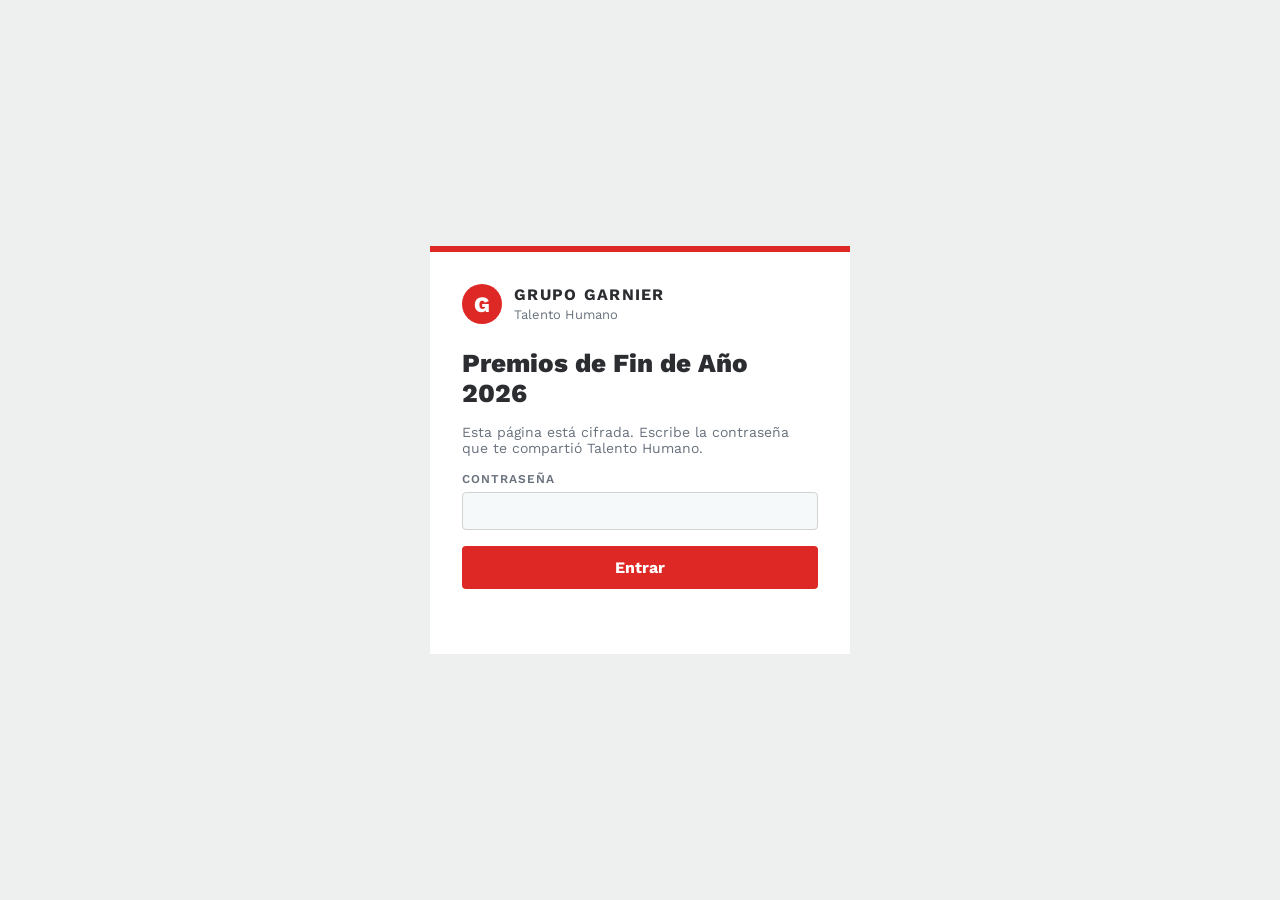
<file: herramientas/plantilla.html>
<!DOCTYPE html>
<html lang="es">
<head>
<meta charset="utf-8">
<meta name="robots" content="noindex, nofollow">
<meta name="viewport" content="width=device-width, initial-scale=1">
<title>Premios de Fin de Año Grupo Garnier</title>
<link rel="preconnect" href="https://fonts.googleapis.com">
<link rel="preconnect" href="https://fonts.gstatic.com" crossorigin>
<link href="https://fonts.googleapis.com/css2?family=Work+Sans:wght@400;600;800&display=swap" rel="stylesheet">
<style>
:root { --red: #de2826; --red-dark: #ad1126; --coal: #2b2d31; --ink: #3a3a3a; --muted: #69727d; --concrete: #eef0f0; --line: #d0d2d3; color-scheme: light; }
* { box-sizing: border-box; }
html, body { margin: 0; height: 100%; }
body { background: var(--concrete); color: var(--ink); font-family: "Work Sans", "Helvetica Neue", Arial, sans-serif; display: grid; place-items: center; padding: 16px; }
form { background: #fff; width: min(420px, 100%); padding: 32px; display: grid; gap: 16px; border-top: 6px solid var(--red); }
.brand { display: flex; gap: 12px; align-items: center; }
.mark { width: 40px; height: 40px; border-radius: 50%; background: var(--red); color: #fff; display: grid; place-items: center; font-weight: 800; font-size: 22px; }
.brand b { display: block; letter-spacing: .08em; text-transform: uppercase; color: var(--coal); }
.brand span { font-size: 13px; color: var(--muted); }
h1 { margin: 8px 0 0; font-size: 26px; font-weight: 800; color: var(--coal); }
p { margin: 0; color: var(--muted); font-size: 14px; }
label { display: grid; gap: 6px; font-size: 12px; font-weight: 600; letter-spacing: .08em; text-transform: uppercase; color: var(--muted); }
input { font: inherit; padding: 11px 12px; border: 1px solid var(--line); border-radius: 4px; background: #f6f9f9; text-transform: none; letter-spacing: normal; }
input:focus-visible, button:focus-visible { outline: 2px solid var(--red); outline-offset: 2px; }
button { font: inherit; font-weight: 700; background: var(--red); color: #fff; border: 0; border-radius: 4px; padding: 12px; cursor: pointer; }
button:hover { background: var(--red-dark); }
button:disabled { opacity: .6; cursor: wait; }
.err { color: var(--red-dark); font-weight: 600; min-height: 1.2em; }
</style>
</head>
<body>
<form id="f">
  <div class="brand"><div class="mark" aria-hidden="true">G</div><div><b>Grupo Garnier</b><span>Talento Humano</span></div></div>
  <h1>Premios de Fin de Año 2026</h1>
  <p>Esta página está cifrada. Escribe la contraseña que te compartió Talento Humano.</p>
  <label for="pw">Contraseña<input id="pw" type="password" autocomplete="current-password" required></label>
  <button id="go" type="submit">Entrar</button>
  <p class="err" id="err" role="alert"></p>
</form>
<script id="payload" type="application/json">__PAYLOAD__</script>
<script>
const P = JSON.parse(document.getElementById('payload').textContent);
const b = s => Uint8Array.from(atob(s), c => c.charCodeAt(0));
document.getElementById('f').addEventListener('submit', async e => {
  e.preventDefault();
  const btn = document.getElementById('go'), err = document.getElementById('err');
  btn.disabled = true; btn.textContent = 'Verificando…'; err.textContent = '';
  try {
    const base = await crypto.subtle.importKey('raw', new TextEncoder().encode(document.getElementById('pw').value), 'PBKDF2', false, ['deriveKey']);
    const key = await crypto.subtle.deriveKey({ name: 'PBKDF2', salt: b(P.salt), iterations: P.iter, hash: 'SHA-256' }, base, { name: 'AES-GCM', length: 256 }, false, ['decrypt']);
    const html = new TextDecoder().decode(await crypto.subtle.decrypt({ name: 'AES-GCM', iv: b(P.iv) }, key, b(P.data)));
    document.open(); document.write(html); document.close();
  } catch {
    err.textContent = 'La contraseña no es correcta. Intenta de nuevo.';
    btn.disabled = false; btn.textContent = 'Entrar';
  }
});
</script>
</body>
</html>
</file>
<file: assets/estilos.css>
:root {
  /* Identidad Grupo Garnier: rojo Garnier sobre gris concreto, carbón para el texto. Layout: menú lateral carbón + portada de premiación. */
  --red: #de2826;
  --red-dark: #ad1126;
  --red-soft: #fbe9e8;
  --coal: #2b2d31;
  --ink: #3a3a3a;
  --muted: #69727d;
  --concrete: #eef0f0;
  --paper: #f6f9f9;
  --line: #d0d2d3;
  --white: #ffffff;
  --good: #2e7d4f;
  --good-soft: #e3f1e8;
  --font: "Work Sans", "Helvetica Neue", Arial, sans-serif;
  color-scheme: light;
}
* { box-sizing: border-box; }
html { height: 100%; } body { margin: 0; }
body { background: var(--concrete); color: var(--ink); font-family: var(--font); font-size: 15px; display: grid; grid-template-columns: 248px 1fr; min-height: 100%; }
button, select, input, textarea { font: inherit; color: inherit; }
:focus-visible { outline: 2px solid var(--red); outline-offset: 2px; }

/* Menú lateral */
.rail { background: var(--coal); color: #fff; display: flex; flex-direction: column; gap: 28px; padding: 28px 20px; position: sticky; top: 0; height: 100vh; }
.brand { display: flex; gap: 12px; align-items: center; }
.brand .mark { width: 40px; height: 40px; border-radius: 50%; background: var(--red); display: grid; place-items: center; font-weight: 800; font-size: 22px; }
.brand b { display: block; font-size: 15px; letter-spacing: .08em; text-transform: uppercase; }
.brand span { display: block; font-size: 12px; color: #b9bdc4; letter-spacing: .06em; }
.nav { display: grid; gap: 2px; }
.nav button { background: none; border: 0; color: #c9ccd2; text-align: left; padding: 11px 12px; border-radius: 6px; cursor: pointer; display: flex; gap: 12px; align-items: baseline; font-size: 15px; }
.nav button small { color: #7d838c; font-size: 12px; font-variant-numeric: tabular-nums; width: 18px; }
.nav button:hover { background: rgba(255,255,255,.06); color: #fff; }
.nav button[aria-selected="true"] { background: rgba(222,40,38,.16); color: #fff; font-weight: 600; box-shadow: inset 3px 0 0 var(--red); }
.nav button[aria-selected="true"] small { color: var(--red); }
.rail .filters { display: grid; gap: 10px; margin-top: auto; }
.rail label { font-size: 11px; letter-spacing: .12em; text-transform: uppercase; color: #8d939c; display: grid; gap: 6px; }
.rail select { background: #383b40; color: #fff; border: 1px solid #4b4f58; border-radius: 6px; padding: 8px 10px; }
.rail .who { font-size: 13px; color: #b9bdc4; border-top: 1px solid #44474d; padding-top: 14px; }
.rail .who em { display: block; font-style: normal; color: #7d838c; font-size: 12px; }
.rail .preview { margin-top: 12px; width: 100%; background: transparent; color: #fff; border: 1px solid #5a5e66; border-radius: 4px; padding: 8px 10px; cursor: pointer; font-size: 13px; font-weight: 600; }
.rail .preview:hover { border-color: var(--red); background: rgba(222,40,38,.16); }
.hero.mini .copy { padding: 28px 32px; }
.hero.mini h1 { font-size: clamp(28px, 3.4vw, 40px); }
.hero.mini .count { padding: 24px; }
.hero.mini .count .n { font-size: 64px; }

main { padding: 32px 40px 48px; display: grid; gap: 28px; align-content: start; max-width: 1240px; width: 100%; }
h2 { margin: 0; font-size: 30px; font-weight: 800; color: var(--coal); letter-spacing: -.01em; text-wrap: balance; }
h3 { margin: 0; font-size: 18px; font-weight: 700; color: var(--coal); }
.pagehead { display: grid; gap: 8px; }
.pagehead::after { content: ""; width: 64px; height: 5px; background: var(--red); }
.sub { color: var(--muted); margin: 0; }
.banner { border-left: 4px solid var(--red); background: var(--white); padding: 10px 14px; font-size: 14px; color: var(--ink); }
.banner.info { border-left-color: var(--muted); }

/* Portada */
.hero { background: var(--white); position: relative; overflow: hidden; display: grid; grid-template-columns: 1.4fr 1fr; }
.hero .copy { padding: 36px 40px; display: grid; gap: 16px; align-content: center; }
.eyebrow { font-size: 12px; letter-spacing: .16em; text-transform: uppercase; color: var(--red); font-weight: 700; }
.hero h1 { margin: 0; font-size: clamp(34px, 4.4vw, 54px); line-height: 1.02; font-weight: 800; color: var(--coal); letter-spacing: -.02em; text-wrap: balance; }
.hero h1 span { color: var(--red); }
.hero .rule { width: 72px; height: 6px; background: var(--red); }
.count { background: var(--coal); color: #fff; padding: 36px 32px; display: grid; gap: 6px; align-content: center; text-align: center; }
.count .n { font-size: 96px; line-height: 1; font-weight: 800; font-variant-numeric: tabular-nums; }
.count .l { font-size: 13px; letter-spacing: .16em; text-transform: uppercase; color: #c9ccd2; }
.count .d { margin-top: 10px; color: #fff; font-weight: 600; }
.count .phase-now { margin-top: 14px; display: inline-block; justify-self: center; background: var(--red); padding: 6px 14px; border-radius: 999px; font-size: 13px; font-weight: 600; }

/* Cifras */
.stats { display: grid; grid-template-columns: repeat(auto-fit, minmax(160px, 1fr)); background: var(--white); }
.stat { padding: 22px 24px; border-left: 1px solid var(--line); display: grid; gap: 4px; }
.stat:first-child { border-left: 0; }
.stat .num { font-size: 36px; font-weight: 800; color: var(--coal); font-variant-numeric: tabular-nums; }
.stat .num.red { color: var(--red); }
.stat .lab { font-size: 12px; letter-spacing: .12em; text-transform: uppercase; font-weight: 700; color: var(--muted); }
.stat .note { font-size: 13px; color: var(--muted); }

/* Cronograma */
.timeline { background: var(--white); padding: 24px 28px 28px; display: grid; gap: 22px; }
.steps { display: grid; grid-template-columns: repeat(5, 1fr); position: relative; }
.steps::before { content: ""; position: absolute; left: 10%; right: 10%; top: 17px; height: 3px; background: var(--line); }
.step { display: grid; justify-items: center; text-align: center; gap: 6px; position: relative; padding: 0 6px; }
.step .dot { width: 36px; height: 36px; border-radius: 50%; background: var(--white); border: 3px solid var(--line); display: grid; place-items: center; font-weight: 700; font-size: 13px; color: var(--muted); z-index: 1; }
.step.done .dot { background: var(--coal); border-color: var(--coal); color: #fff; }
.step.now .dot { background: var(--red); border-color: var(--red); color: #fff; box-shadow: 0 0 0 6px var(--red-soft); }
.step b { color: var(--coal); }
.step .when { font-size: 13px; font-weight: 600; color: var(--ink); }
.step .what { font-size: 13px; color: var(--muted); }

.two { display: grid; grid-template-columns: 1fr 1fr; gap: 20px; }
.card { background: var(--white); padding: 24px; display: grid; gap: 14px; align-content: start; }
.row { display: flex; gap: 12px; align-items: center; flex-wrap: wrap; }
.row.between { justify-content: space-between; }
.btn { background: var(--red); color: #fff; border: 0; border-radius: 4px; padding: 11px 20px; font-weight: 700; cursor: pointer; letter-spacing: .01em; }
.btn:hover { background: var(--red-dark); }
.btn.ghost { background: transparent; color: var(--coal); box-shadow: inset 0 0 0 2px var(--coal); }
.btn.ghost:hover { background: var(--coal); color: #fff; }
.btn.small { padding: 7px 14px; font-size: 13px; }
.btn:disabled { opacity: .4; cursor: not-allowed; }
.sel, .inp, textarea { background: var(--paper); border: 1px solid var(--line); border-radius: 4px; padding: 10px 12px; }
textarea { width: 100%; resize: vertical; }
label.f { display: grid; gap: 6px; font-size: 12px; letter-spacing: .06em; text-transform: uppercase; color: var(--muted); font-weight: 700; }
.chip { font-size: 12px; font-weight: 700; border-radius: 3px; padding: 4px 9px; white-space: nowrap; letter-spacing: .02em; }
.chip.done { background: var(--good-soft); color: var(--good); }
.chip.now { background: var(--red); color: #fff; }
.chip.next { background: var(--concrete); color: var(--muted); }
.chip.common { background: var(--coal); color: #fff; }
.chip.local { background: var(--red-soft); color: var(--red-dark); }
.chip.off { background: var(--concrete); color: var(--muted); }
.rules { margin: 0; padding: 0; list-style: none; display: grid; gap: 10px; counter-reset: r; }
.rules li { counter-increment: r; display: grid; grid-template-columns: 28px 1fr; gap: 8px; }
.rules li::before { content: counter(r, decimal-leading-zero); color: var(--red); font-weight: 800; }

/* Categorías tipo trofeo */
.grid { display: grid; grid-template-columns: repeat(auto-fill, minmax(240px, 1fr)); gap: 16px; }
.cat { background: var(--white); padding: 20px 20px 18px; display: grid; gap: 8px; align-content: start; border-top: 5px solid var(--coal); position: relative; min-height: 180px; }
.cat.local { border-top-color: var(--red); }
.cat.inactive { opacity: .5; }
.cat .no { font-size: 44px; font-weight: 800; line-height: 1; color: transparent; -webkit-text-stroke: 1.5px var(--line); }
.cat h4 { margin: 0; font-size: 18px; font-weight: 800; color: var(--coal); }
.cat p { margin: 0; color: var(--muted); font-size: 14px; }
.cat .actions { display: flex; gap: 14px; flex-wrap: wrap; margin-top: auto; padding-top: 6px; }
.link { background: none; border: 0; color: var(--coal); cursor: pointer; padding: 0; font-size: 13px; font-weight: 700; text-decoration: underline; text-underline-offset: 3px; }
.link.danger { color: var(--red-dark); }

/* Formularios por categoría */
.qa { display: grid; grid-template-columns: minmax(200px, 1fr) minmax(200px, 1fr) minmax(220px, 1.3fr); gap: 16px; align-items: start; padding: 18px 0; border-top: 1px solid var(--line); }
.qa .name b { display: block; font-size: 16px; color: var(--coal); }
.qa .name span { color: var(--muted); font-size: 13px; }
.opts { display: grid; grid-template-columns: repeat(auto-fill, minmax(170px, 1fr)); gap: 10px; }
.opt { border: 2px solid var(--line); padding: 14px; cursor: pointer; display: flex; gap: 10px; align-items: center; background: var(--paper); font-weight: 600; color: var(--coal); }
.opt input { accent-color: var(--red); }
.opt:has(input:checked) { border-color: var(--red); background: var(--red-soft); }

/* Resultados */
.res { display: grid; gap: 10px; padding: 16px 0; border-top: 1px solid var(--line); }
.res > .row b { color: var(--coal); font-size: 16px; }
.bar { display: grid; grid-template-columns: 210px 1fr 44px; gap: 12px; align-items: center; font-size: 14px; }
.track { background: var(--concrete); height: 14px; }
.fill { background: #b7bbc0; height: 100%; }
.fill.win { background: var(--red); }
.bar .n { text-align: right; font-variant-numeric: tabular-nums; color: var(--muted); font-weight: 600; }
.winners { display: grid; grid-template-columns: repeat(auto-fill, minmax(230px, 1fr)); gap: 16px; }
.winner { background: var(--coal); color: #fff; padding: 22px 20px; display: grid; gap: 6px; position: relative; border-bottom: 6px solid var(--red); }
.winner .cat-n { color: #ff8a80; font-size: 12px; letter-spacing: .14em; text-transform: uppercase; font-weight: 700; }
.winner .p { font-size: 21px; font-weight: 800; }
.winner .d { color: #c9ccd2; font-size: 13px; }
.empty { color: var(--muted); text-align: center; padding: 28px; }
table { width: 100%; border-collapse: collapse; font-size: 14px; }
th, td { text-align: left; padding: 9px 10px; border-bottom: 1px solid var(--line); }
th { color: var(--muted); font-size: 12px; letter-spacing: .1em; text-transform: uppercase; }

/* Modal y avisos */
.modal { position: fixed; inset: 0; background: rgba(43,45,49,.55); display: none; place-items: center; padding: 16px; z-index: 10; }
.modal.open { display: grid; }
.modal .box { background: #fff; padding: 26px; width: min(480px, 100%); display: grid; gap: 14px; border-top: 6px solid var(--red); }
.toast { position: fixed; bottom: 96px; left: 50%; transform: translateX(-50%); background: var(--coal); color: #fff; padding: 11px 20px; font-size: 14px; opacity: 0; transition: opacity .2s; pointer-events: none; z-index: 20; border-left: 4px solid var(--red); }
.toast.show { opacity: 1; }
@media (prefers-reduced-motion: reduce) { .toast { transition: none; } }
@media (max-width: 900px) {
  body { grid-template-columns: 1fr; }
  .rail { position: static; height: auto; padding: 16px; gap: 14px; }
  .nav { grid-auto-flow: column; overflow-x: auto; }
  .nav button { white-space: nowrap; }
  .rail .filters { grid-template-columns: repeat(3, 1fr); margin-top: 0; }
  .rail .who { display: none; }
  main { padding: 20px 16px 40px; }
  .hero, .two { grid-template-columns: 1fr; }
  .qa { grid-template-columns: 1fr; }
  .steps { grid-template-columns: 1fr; gap: 14px; justify-items: start; }
  .steps::before { display: none; }
  .step { grid-template-columns: 36px 1fr; justify-items: start; text-align: left; column-gap: 12px; }
  .step .dot { grid-row: span 3; }
  .bar { grid-template-columns: 110px 1fr 36px; }
}

/* Cuadros con franja de claqueta */
.tiles { display: grid; grid-template-columns: repeat(auto-fill, minmax(230px, 1fr)); gap: 18px; }
.tiles.wide { grid-template-columns: repeat(auto-fill, minmax(360px, 1fr)); }
.tile { background: var(--white); display: grid; grid-template-rows: auto 1fr; box-shadow: 0 1px 0 var(--line); }
.clap { height: 14px; background: repeating-linear-gradient(-45deg, var(--coal) 0 14px, #fff 14px 28px); }
.tile:nth-child(even) .clap { background: repeating-linear-gradient(-45deg, var(--red) 0 14px, #fff 14px 28px); }
.tile-body { padding: 18px; display: grid; gap: 10px; align-content: start; }
.tile h4 { margin: 0; font-size: 17px; font-weight: 800; color: var(--coal); }
.tile p { margin: 0; font-size: 13px; color: var(--muted); }
.ico { width: 72px; height: 72px; border-radius: 12px; background: var(--coal); color: #fff; display: grid; place-items: center; }
.tile:nth-child(even) .ico { background: var(--red); }
.ico svg { width: 46px; height: 46px; }
.ico.sm { width: 56px; height: 56px; flex: none; }
.ico.sm svg { width: 34px; height: 34px; }
.pickbtn { width: 100%; margin-top: 4px; }
.chosen { display: flex; gap: 10px; align-items: center; text-align: left; background: var(--red-soft); border: 2px solid var(--red); padding: 8px 10px; cursor: pointer; margin-top: 4px; }
.chosen span { display: grid; }
.chosen b { color: var(--coal); font-size: 14px; }
.chosen small { color: var(--red-dark); font-size: 12px; font-weight: 600; }
.chosen:disabled, .pickbtn:disabled { cursor: not-allowed; }
.av { width: var(--s); height: var(--s); flex: none; border-radius: 50%; color: #fff; display: grid; place-items: center; font-weight: 800; font-size: calc(var(--s) * .36); letter-spacing: .02em; box-shadow: 0 0 0 3px #fff, 0 0 0 4px var(--line); }
.av.empty { background: var(--concrete); color: var(--muted); }
.whotile { background: var(--white); display: flex; gap: 14px; align-items: center; padding: 16px 20px; flex-wrap: wrap; }
.whotile div { display: grid; flex: 1; min-width: 180px; }
.whotile small { font-size: 12px; letter-spacing: .1em; text-transform: uppercase; color: var(--muted); font-weight: 700; }
.whotile b { font-size: 18px; color: var(--coal); }
.finals { display: grid; grid-template-columns: repeat(2, minmax(0, 170px)); justify-content: center; gap: 10px; }
.person { background: var(--paper); border: 2px solid var(--line); padding: 14px 8px; display: grid; justify-items: center; gap: 8px; cursor: pointer; text-align: center; font-size: 13px; font-weight: 600; color: var(--coal); }
.person small { display: block; color: var(--muted); font-weight: 500; }
.person:hover:not(:disabled) { border-color: var(--coal); }
.person.sel { border-color: var(--red); background: var(--red-soft); }
.person:disabled { opacity: .5; cursor: not-allowed; }
.sendbar { position: sticky; bottom: 0; background: var(--coal); color: #fff; padding: 14px 20px; display: flex; justify-content: space-between; align-items: center; gap: 12px; flex-wrap: wrap; z-index: 5; }
.sendbar b { color: #ff8a80; font-size: 18px; }
.picker .box { width: min(720px, 100%); max-height: 90vh; overflow: auto; padding: 0 0 22px; gap: 14px; border-top: 0; }
.picker .box > *:not(.clap) { margin: 0 22px; }
.pk-head { display: flex; justify-content: space-between; gap: 12px; padding-top: 6px; }
.x { background: none; border: 0; font-size: 28px; line-height: 1; cursor: pointer; color: var(--muted); }
.plist { display: grid; grid-template-columns: repeat(auto-fill, minmax(120px, 1fr)); gap: 10px; max-height: 46vh; overflow: auto; padding: 4px; }
@media (max-width: 900px) { .tiles.wide { grid-template-columns: 1fr; } .finals { grid-template-columns: repeat(2, minmax(0, 170px)); } }

/* ===== Estilo festivo ===== */
:root { --gold: #f2b233; --gold-soft: #fff4dc; --blush: #fff6f4; --display: "Bricolage Grotesque", "Work Sans", sans-serif; --r: 22px; }
body {
  background-color: var(--blush);
  background-image:
    radial-gradient(circle at 12% 18%, rgba(222,40,38,.18) 0 4px, transparent 5px),
    radial-gradient(circle at 72% 9%, rgba(242,178,51,.35) 0 5px, transparent 6px),
    radial-gradient(circle at 88% 64%, rgba(222,40,38,.14) 0 3px, transparent 4px),
    radial-gradient(circle at 36% 78%, rgba(242,178,51,.3) 0 4px, transparent 5px),
    radial-gradient(circle at 58% 42%, rgba(43,45,49,.08) 0 3px, transparent 4px);
  background-size: 420px 420px;
}
h2, h3, h4, .hero h1, .count .n, .stat .num, .winner .p { font-family: var(--display); }
h2 { font-size: 34px; }
.pagehead::after { width: 90px; height: 8px; border-radius: 99px; background: linear-gradient(90deg, var(--red), var(--gold)); }

.rail { align-self: start; margin: 14px; height: calc(100vh - 28px); top: 14px; border-radius: 28px; background: linear-gradient(170deg, #2b2d31 0%, #3a2023 100%); box-shadow: 0 18px 40px -20px rgba(43,45,49,.6); }
body { grid-template-columns: 276px 1fr; }
.brand .mark { background: linear-gradient(135deg, var(--red), #ff7a45); box-shadow: 0 6px 16px -6px rgba(222,40,38,.8); }
.nav button { border-radius: 999px; padding: 11px 16px; }
.nav button[aria-selected="true"] { background: linear-gradient(90deg, var(--red), #f0503a); box-shadow: 0 8px 18px -10px rgba(222,40,38,.9); color: #fff; }
.nav button[aria-selected="true"] small { color: #ffe1c2; }
.rail select { border-radius: 999px; padding: 8px 14px; }
.rail .preview { border-radius: 999px; }

.banner { border-left: 0; border-radius: 16px; background: #fff; box-shadow: 0 2px 0 rgba(43,45,49,.05); padding: 12px 18px; position: relative; }
.banner::before { content: ""; position: absolute; left: 0; top: 10px; bottom: 10px; width: 5px; border-radius: 0 6px 6px 0; background: var(--red); }
.banner.info::before { background: var(--gold); }

.hero { border-radius: var(--r); overflow: hidden; background: linear-gradient(120deg, #ffffff 55%, #ffe9e4 100%); box-shadow: 0 20px 40px -28px rgba(173,17,38,.45); }
.hero .rule { width: 90px; height: 8px; border-radius: 99px; background: linear-gradient(90deg, var(--red), var(--gold)); }
.eyebrow { background: var(--red-soft); justify-self: start; padding: 5px 12px; border-radius: 999px; }
.count {
  background:
    radial-gradient(circle at 20% 20%, rgba(255,255,255,.35) 0 3px, transparent 4px),
    radial-gradient(circle at 80% 30%, rgba(242,178,51,.9) 0 4px, transparent 5px),
    radial-gradient(circle at 30% 85%, rgba(255,255,255,.3) 0 3px, transparent 4px),
    radial-gradient(circle at 85% 80%, rgba(242,178,51,.7) 0 3px, transparent 4px),
    linear-gradient(150deg, var(--red) 0%, #a3122a 100%);
  background-size: 160px 160px, 200px 200px, 180px 180px, 140px 140px, 100% 100%;
}
.count .l { color: #ffe1dc; }
.count .phase-now { background: var(--gold); color: var(--coal); }

.stats { border-radius: var(--r); overflow: hidden; }
.stat .num.red { color: var(--red); }
.timeline, .card, .whotile { border-radius: var(--r); }
.step.now .dot { box-shadow: 0 0 0 7px rgba(242,178,51,.45); }
.step.done .dot { background: var(--gold); border-color: var(--gold); color: var(--coal); }
.steps::before { height: 4px; border-radius: 99px; background: repeating-linear-gradient(90deg, var(--line) 0 10px, transparent 10px 16px); }

.btn { border-radius: 999px; padding: 12px 24px; box-shadow: 0 10px 20px -12px rgba(222,40,38,.9); transition: transform .15s ease, box-shadow .15s ease; }
.btn:hover:not(:disabled) { transform: translateY(-2px); }
.btn.ghost { box-shadow: inset 0 0 0 2px var(--coal); }
.btn.small { padding: 7px 16px; }
.sel, .inp, textarea { border-radius: 14px; }
.chip { border-radius: 999px; padding: 4px 11px; }

.tile, .cat { border-radius: var(--r); overflow: hidden; box-shadow: 0 12px 28px -22px rgba(43,45,49,.55); transition: transform .2s ease, box-shadow .2s ease; }
.tile:hover, .cat:hover { transform: translateY(-4px) rotate(-.4deg); box-shadow: 0 20px 34px -22px rgba(173,17,38,.55); }
.clap { height: 16px; }
.ico { border-radius: 50%; width: 76px; height: 76px; background: linear-gradient(135deg, var(--coal), #4b4f58); box-shadow: 0 10px 18px -10px rgba(43,45,49,.8); }
.tile:nth-child(even) .ico { background: linear-gradient(135deg, var(--red), #ff7a45); box-shadow: 0 10px 18px -10px rgba(222,40,38,.9); }
.tile:nth-child(3n) .ico { background: linear-gradient(135deg, var(--gold), #f7d27a); color: var(--coal); box-shadow: 0 10px 18px -10px rgba(242,178,51,.9); }
.ico.sm { width: 58px; height: 58px; }
.tile-body { padding: 20px; }
.chosen { border-radius: 16px; border-width: 0; background: linear-gradient(90deg, var(--red-soft), var(--gold-soft)); box-shadow: inset 0 0 0 2px rgba(222,40,38,.35); }
.person { border-radius: 18px; border-width: 0; box-shadow: inset 0 0 0 2px var(--line); background: #fff; transition: transform .15s ease; }
.person:hover:not(:disabled) { transform: translateY(-3px); box-shadow: inset 0 0 0 2px var(--coal); }
.person.sel { background: linear-gradient(160deg, var(--red-soft), var(--gold-soft)); box-shadow: inset 0 0 0 3px var(--red); }
.person.sel::after { content: ""; width: 20px; height: 20px; background: url("data:image/svg+xml,%3Csvg xmlns='http://www.w3.org/2000/svg' viewBox='0 0 24 24'%3E%3Cpath fill='%23f2b233' d='M12 2.5l2.9 6.1 6.6.8-4.9 4.6 1.3 6.6L12 17.3l-5.9 3.3 1.3-6.6-4.9-4.6 6.6-.8z'/%3E%3C/svg%3E") center/contain no-repeat; }
.av { box-shadow: 0 0 0 3px #fff, 0 6px 14px -6px rgba(43,45,49,.6); }
.sendbar { border-radius: 999px; margin: 0 4px 8px; padding: 12px 14px 12px 26px; background: linear-gradient(90deg, var(--coal), #3a2023); box-shadow: 0 16px 30px -16px rgba(43,45,49,.8); }
.sendbar b { color: var(--gold); }
.cat { border-top-width: 0; }
.cat::before { content: ""; display: block; height: 12px; margin: -20px -20px 8px; background: repeating-linear-gradient(-45deg, var(--coal) 0 12px, #fff 12px 24px); }
.cat.local::before { background: repeating-linear-gradient(-45deg, var(--red) 0 12px, #fff 12px 24px); }
.winner { border-radius: var(--r); border-bottom: 0; background: linear-gradient(160deg, var(--coal), #4a1e24); box-shadow: 0 14px 28px -18px rgba(43,45,49,.8); }
.winner::before { content: ""; position: absolute; right: 18px; top: 16px; width: 28px; height: 28px; background: url("data:image/svg+xml,%3Csvg xmlns='http://www.w3.org/2000/svg' viewBox='0 0 24 24'%3E%3Cpath fill='%23f2b233' d='M12 2.5l2.9 6.1 6.6.8-4.9 4.6 1.3 6.6L12 17.3l-5.9 3.3 1.3-6.6-4.9-4.6 6.6-.8z'/%3E%3C/svg%3E") center/contain no-repeat; }
.winner .cat-n { color: var(--gold); }
.modal .box, .picker .box { border-radius: 26px; overflow: hidden; }
.toast { border-radius: 999px; border-left: 0; background: var(--coal); box-shadow: 0 10px 24px -10px rgba(0,0,0,.5); }
.rules li::before { color: var(--red); font-family: var(--display); }
@media (prefers-reduced-motion: reduce) { .tile, .cat, .btn, .person { transition: none; } .tile:hover, .cat:hover, .person:hover:not(:disabled), .btn:hover:not(:disabled) { transform: none; } }
@media (max-width: 900px) { body { grid-template-columns: 1fr; } .rail { margin: 10px; height: auto; border-radius: 22px; } .sendbar { border-radius: 22px; } }

/* Sin rayas, todo centrado */
.clap { display: none; }
.cat::before { display: none; }
.cat { border-top: 0; justify-items: center; text-align: center; padding-top: 24px; }
.cat .row.between { justify-content: center; flex-direction: column; gap: 6px; }
.cat .actions { justify-content: center; }
.brand .mark { background: none; box-shadow: none; width: 40px; height: 40px; }
.tile { box-shadow: 0 14px 30px -22px rgba(43,45,49,.55), inset 0 0 0 1px rgba(43,45,49,.06); }
.tile-body { justify-items: center; text-align: center; padding: 26px 20px 22px; }
.tile-body > .row { flex-direction: column; flex-wrap: wrap !important; gap: 10px !important; }
.chosen { justify-content: center; width: 100%; }
.chosen span { text-align: left; }
.finals { width: 100%; }
.whotile { flex-direction: column; text-align: center; justify-content: center; padding: 22px; }
.whotile div { justify-items: center; flex: none; }
.pagehead { justify-items: center; text-align: center; }
.hero .copy { justify-items: center; text-align: center; }
.hero .copy .row { justify-content: center; }
.stat { justify-items: center; text-align: center; }
.timeline > h3, .card > h3 { text-align: center; }
.card .row { justify-content: center; }
.card .row.between { justify-content: space-between; }
.banner { text-align: center; }
.sendbar { justify-content: center; text-align: center; gap: 18px; }
.pk-head { text-align: center; justify-content: center; position: relative; }
.pk-head .x { position: absolute; right: 0; top: 4px; }
.picker .box > .row.between { justify-content: center; gap: 18px; }
.rules { max-width: 560px; justify-self: center; }
.x { display: grid; place-items: center; }

/* Íconos ilustrados */
.ico, .tile:nth-child(even) .ico, .tile:nth-child(3n) .ico { width: 96px; height: 96px; border-radius: 50%; color: inherit;
  background: radial-gradient(circle at 50% 40%, #ffffff 0 55%, #fff1ec 100%);
  box-shadow: 0 0 0 4px #fff, 0 0 0 6px rgba(222,40,38,.14), 0 14px 22px -14px rgba(173,17,38,.6); }
.ico svg { width: 66px; height: 66px; }
.ico.sm { width: 76px; height: 76px; }
.ico.sm svg { width: 52px; height: 52px; }
.tile:hover .ico svg { transform: scale(1.06) rotate(-3deg); transition: transform .2s ease; }
@media (prefers-reduced-motion: reduce) { .tile:hover .ico svg { transform: none; } }
.av.photo { background-size: cover; background-position: center 30%; background-color: var(--concrete); }

.viewswitch { justify-self: center; display: inline-flex; gap: 4px; padding: 5px; background: #fff; border-radius: 999px; box-shadow: 0 10px 24px -16px rgba(43,45,49,.55), inset 0 0 0 1px rgba(43,45,49,.08); position: sticky; top: 12px; z-index: 6; }
.viewswitch button { display: inline-flex; align-items: center; gap: 8px; border: 0; background: transparent; padding: 9px 18px; border-radius: 999px; cursor: pointer; font-weight: 700; color: var(--muted); }
.viewswitch button[aria-pressed="true"] { background: linear-gradient(90deg, var(--red), #f0503a); color: #fff; box-shadow: 0 8px 16px -10px rgba(222,40,38,.9); }
.viewswitch button:not([aria-pressed="true"]):hover { color: var(--coal); background: var(--blush); }

/* ===== Navidad ===== */
.person.blank { cursor: default; color: var(--muted); box-shadow: inset 0 0 0 2px var(--line); background: rgba(255,255,255,.6); }
.person.blank:hover { transform: none; }
:root { --pine: #8e1424; --pine-dark: #5c0f1c; --pine-soft: #f8e9dc; --cream: #fbf3ea; --gold: #d4a24c; --gold-soft: #fbf0dc; }
body {
  background-color: var(--cream);
  background-image: url("data:image/svg+xml,%3Csvg xmlns='http://www.w3.org/2000/svg' width='360' height='360'%3E%3Cg transform='translate(50 60)' stroke='%23e7c9c6' stroke-width='2' stroke-linecap='round' fill='none'%3E%3Cg transform='rotate(0)'%3E%3Cpath d='M0 0V-16M0 -8.8l-4.0 -3.52M0 -8.8l4.0 -3.52'/%3E%3C/g%3E%3Cg transform='rotate(60)'%3E%3Cpath d='M0 0V-16M0 -8.8l-4.0 -3.52M0 -8.8l4.0 -3.52'/%3E%3C/g%3E%3Cg transform='rotate(120)'%3E%3Cpath d='M0 0V-16M0 -8.8l-4.0 -3.52M0 -8.8l4.0 -3.52'/%3E%3C/g%3E%3Cg transform='rotate(180)'%3E%3Cpath d='M0 0V-16M0 -8.8l-4.0 -3.52M0 -8.8l4.0 -3.52'/%3E%3C/g%3E%3Cg transform='rotate(240)'%3E%3Cpath d='M0 0V-16M0 -8.8l-4.0 -3.52M0 -8.8l4.0 -3.52'/%3E%3C/g%3E%3Cg transform='rotate(300)'%3E%3Cpath d='M0 0V-16M0 -8.8l-4.0 -3.52M0 -8.8l4.0 -3.52'/%3E%3C/g%3E%3C/g%3E%3Cg transform='translate(250 40)' stroke='%23ecd3a6' stroke-width='1.6' stroke-linecap='round' fill='none'%3E%3Cg transform='rotate(0)'%3E%3Cpath d='M0 0V-10M0 -5.5l-2.5 -2.2M0 -5.5l2.5 -2.2'/%3E%3C/g%3E%3Cg transform='rotate(60)'%3E%3Cpath d='M0 0V-10M0 -5.5l-2.5 -2.2M0 -5.5l2.5 -2.2'/%3E%3C/g%3E%3Cg transform='rotate(120)'%3E%3Cpath d='M0 0V-10M0 -5.5l-2.5 -2.2M0 -5.5l2.5 -2.2'/%3E%3C/g%3E%3Cg transform='rotate(180)'%3E%3Cpath d='M0 0V-10M0 -5.5l-2.5 -2.2M0 -5.5l2.5 -2.2'/%3E%3C/g%3E%3Cg transform='rotate(240)'%3E%3Cpath d='M0 0V-10M0 -5.5l-2.5 -2.2M0 -5.5l2.5 -2.2'/%3E%3C/g%3E%3Cg transform='rotate(300)'%3E%3Cpath d='M0 0V-10M0 -5.5l-2.5 -2.2M0 -5.5l2.5 -2.2'/%3E%3C/g%3E%3C/g%3E%3Cg transform='translate(300 230)' stroke='%23ecd3a6' stroke-width='2' stroke-linecap='round' fill='none'%3E%3Cg transform='rotate(0)'%3E%3Cpath d='M0 0V-18M0 -9.9l-4.5 -3.96M0 -9.9l4.5 -3.96'/%3E%3C/g%3E%3Cg transform='rotate(60)'%3E%3Cpath d='M0 0V-18M0 -9.9l-4.5 -3.96M0 -9.9l4.5 -3.96'/%3E%3C/g%3E%3Cg transform='rotate(120)'%3E%3Cpath d='M0 0V-18M0 -9.9l-4.5 -3.96M0 -9.9l4.5 -3.96'/%3E%3C/g%3E%3Cg transform='rotate(180)'%3E%3Cpath d='M0 0V-18M0 -9.9l-4.5 -3.96M0 -9.9l4.5 -3.96'/%3E%3C/g%3E%3Cg transform='rotate(240)'%3E%3Cpath d='M0 0V-18M0 -9.9l-4.5 -3.96M0 -9.9l4.5 -3.96'/%3E%3C/g%3E%3Cg transform='rotate(300)'%3E%3Cpath d='M0 0V-18M0 -9.9l-4.5 -3.96M0 -9.9l4.5 -3.96'/%3E%3C/g%3E%3C/g%3E%3Cg transform='translate(120 280)' stroke='%23e7c9c6' stroke-width='1.6' stroke-linecap='round' fill='none'%3E%3Cg transform='rotate(0)'%3E%3Cpath d='M0 0V-11M0 -6.050000000000001l-2.75 -2.42M0 -6.050000000000001l2.75 -2.42'/%3E%3C/g%3E%3Cg transform='rotate(60)'%3E%3Cpath d='M0 0V-11M0 -6.050000000000001l-2.75 -2.42M0 -6.050000000000001l2.75 -2.42'/%3E%3C/g%3E%3Cg transform='rotate(120)'%3E%3Cpath d='M0 0V-11M0 -6.050000000000001l-2.75 -2.42M0 -6.050000000000001l2.75 -2.42'/%3E%3C/g%3E%3Cg transform='rotate(180)'%3E%3Cpath d='M0 0V-11M0 -6.050000000000001l-2.75 -2.42M0 -6.050000000000001l2.75 -2.42'/%3E%3C/g%3E%3Cg transform='rotate(240)'%3E%3Cpath d='M0 0V-11M0 -6.050000000000001l-2.75 -2.42M0 -6.050000000000001l2.75 -2.42'/%3E%3C/g%3E%3Cg transform='rotate(300)'%3E%3Cpath d='M0 0V-11M0 -6.050000000000001l-2.75 -2.42M0 -6.050000000000001l2.75 -2.42'/%3E%3C/g%3E%3C/g%3E%3Cg transform='translate(190 160)' stroke='%23ead7a8' stroke-width='1.4' stroke-linecap='round' fill='none'%3E%3Cg transform='rotate(0)'%3E%3Cpath d='M0 0V-7M0 -3.8500000000000005l-1.75 -1.54M0 -3.8500000000000005l1.75 -1.54'/%3E%3C/g%3E%3Cg transform='rotate(60)'%3E%3Cpath d='M0 0V-7M0 -3.8500000000000005l-1.75 -1.54M0 -3.8500000000000005l1.75 -1.54'/%3E%3C/g%3E%3Cg transform='rotate(120)'%3E%3Cpath d='M0 0V-7M0 -3.8500000000000005l-1.75 -1.54M0 -3.8500000000000005l1.75 -1.54'/%3E%3C/g%3E%3Cg transform='rotate(180)'%3E%3Cpath d='M0 0V-7M0 -3.8500000000000005l-1.75 -1.54M0 -3.8500000000000005l1.75 -1.54'/%3E%3C/g%3E%3Cg transform='rotate(240)'%3E%3Cpath d='M0 0V-7M0 -3.8500000000000005l-1.75 -1.54M0 -3.8500000000000005l1.75 -1.54'/%3E%3C/g%3E%3Cg transform='rotate(300)'%3E%3Cpath d='M0 0V-7M0 -3.8500000000000005l-1.75 -1.54M0 -3.8500000000000005l1.75 -1.54'/%3E%3C/g%3E%3C/g%3E%3Cpath transform='translate(330 110) scale(0.7)' fill='%23f2cf7e' d='M0-10l2.9 6.1 6.6.8-4.9 4.6 1.3 6.6L0 4.8l-5.9 3.3 1.3-6.6-4.9-4.6 6.6-.8z'/%3E%3Cpath transform='translate(30 200) scale(0.55)' fill='%23f2cf7e' d='M0-10l2.9 6.1 6.6.8-4.9 4.6 1.3 6.6L0 4.8l-5.9 3.3 1.3-6.6-4.9-4.6 6.6-.8z'/%3E%3Cpath transform='translate(210 330) scale(0.6)' fill='%23f0b8b2' d='M0-10l2.9 6.1 6.6.8-4.9 4.6 1.3 6.6L0 4.8l-5.9 3.3 1.3-6.6-4.9-4.6 6.6-.8z'/%3E%3Ccircle cx='150' cy='40' r='2.5' fill='%23f2cf7e'/%3E%3Ccircle cx='80' cy='150' r='2' fill='%23e2bf86'/%3E%3Ccircle cx='260' cy='130' r='2.2' fill='%23f0b8b2'/%3E%3Ccircle cx='340' cy='320' r='2.4' fill='%23e2bf86'/%3E%3Ccircle cx='20' cy='330' r='2' fill='%23f2cf7e'/%3E%3C/svg%3E"),
    radial-gradient(900px 500px at 85% -10%, rgba(222,40,38,.10), transparent 70%),
    radial-gradient(800px 600px at 10% 110%, rgba(212,162,76,.16), transparent 70%);
  background-size: 360px 360px, 100% 100%, 100% 100%;
  background-attachment: fixed;
}
.rail { background: url("data:image/svg+xml,%3Csvg xmlns='http://www.w3.org/2000/svg' width='220' height='220'%3E%3Cg transform='translate(40 50)' stroke='rgba(255,255,255,.18)' stroke-width='1.6' stroke-linecap='round' fill='none'%3E%3Cg transform='rotate(0)'%3E%3Cpath d='M0 0V-10M0 -5.5l-2.5 -2.2M0 -5.5l2.5 -2.2'/%3E%3C/g%3E%3Cg transform='rotate(60)'%3E%3Cpath d='M0 0V-10M0 -5.5l-2.5 -2.2M0 -5.5l2.5 -2.2'/%3E%3C/g%3E%3Cg transform='rotate(120)'%3E%3Cpath d='M0 0V-10M0 -5.5l-2.5 -2.2M0 -5.5l2.5 -2.2'/%3E%3C/g%3E%3Cg transform='rotate(180)'%3E%3Cpath d='M0 0V-10M0 -5.5l-2.5 -2.2M0 -5.5l2.5 -2.2'/%3E%3C/g%3E%3Cg transform='rotate(240)'%3E%3Cpath d='M0 0V-10M0 -5.5l-2.5 -2.2M0 -5.5l2.5 -2.2'/%3E%3C/g%3E%3Cg transform='rotate(300)'%3E%3Cpath d='M0 0V-10M0 -5.5l-2.5 -2.2M0 -5.5l2.5 -2.2'/%3E%3C/g%3E%3C/g%3E%3Cg transform='translate(170 120)' stroke='rgba(255,255,255,.12)' stroke-width='1.8' stroke-linecap='round' fill='none'%3E%3Cg transform='rotate(0)'%3E%3Cpath d='M0 0V-14M0 -7.700000000000001l-3.5 -3.08M0 -7.700000000000001l3.5 -3.08'/%3E%3C/g%3E%3Cg transform='rotate(60)'%3E%3Cpath d='M0 0V-14M0 -7.700000000000001l-3.5 -3.08M0 -7.700000000000001l3.5 -3.08'/%3E%3C/g%3E%3Cg transform='rotate(120)'%3E%3Cpath d='M0 0V-14M0 -7.700000000000001l-3.5 -3.08M0 -7.700000000000001l3.5 -3.08'/%3E%3C/g%3E%3Cg transform='rotate(180)'%3E%3Cpath d='M0 0V-14M0 -7.700000000000001l-3.5 -3.08M0 -7.700000000000001l3.5 -3.08'/%3E%3C/g%3E%3Cg transform='rotate(240)'%3E%3Cpath d='M0 0V-14M0 -7.700000000000001l-3.5 -3.08M0 -7.700000000000001l3.5 -3.08'/%3E%3C/g%3E%3Cg transform='rotate(300)'%3E%3Cpath d='M0 0V-14M0 -7.700000000000001l-3.5 -3.08M0 -7.700000000000001l3.5 -3.08'/%3E%3C/g%3E%3C/g%3E%3Cg transform='translate(80 180)' stroke='rgba(255,255,255,.16)' stroke-width='1.4' stroke-linecap='round' fill='none'%3E%3Cg transform='rotate(0)'%3E%3Cpath d='M0 0V-7M0 -3.8500000000000005l-1.75 -1.54M0 -3.8500000000000005l1.75 -1.54'/%3E%3C/g%3E%3Cg transform='rotate(60)'%3E%3Cpath d='M0 0V-7M0 -3.8500000000000005l-1.75 -1.54M0 -3.8500000000000005l1.75 -1.54'/%3E%3C/g%3E%3Cg transform='rotate(120)'%3E%3Cpath d='M0 0V-7M0 -3.8500000000000005l-1.75 -1.54M0 -3.8500000000000005l1.75 -1.54'/%3E%3C/g%3E%3Cg transform='rotate(180)'%3E%3Cpath d='M0 0V-7M0 -3.8500000000000005l-1.75 -1.54M0 -3.8500000000000005l1.75 -1.54'/%3E%3C/g%3E%3Cg transform='rotate(240)'%3E%3Cpath d='M0 0V-7M0 -3.8500000000000005l-1.75 -1.54M0 -3.8500000000000005l1.75 -1.54'/%3E%3C/g%3E%3Cg transform='rotate(300)'%3E%3Cpath d='M0 0V-7M0 -3.8500000000000005l-1.75 -1.54M0 -3.8500000000000005l1.75 -1.54'/%3E%3C/g%3E%3C/g%3E%3Ccircle cx='120' cy='30' r='2' fill='rgba(255,255,255,.35)'/%3E%3Ccircle cx='200' cy='200' r='1.6' fill='rgba(255,255,255,.3)'/%3E%3Ccircle cx='20' cy='120' r='1.8' fill='rgba(242,178,51,.55)'/%3E%3Ccircle cx='140' cy='190' r='1.6' fill='rgba(242,178,51,.5)'/%3E%3C/svg%3E"), linear-gradient(175deg, var(--pine-dark) 0%, #3d0a14 60%, #2b1418 100%); background-size: 220px 220px, 100% 100%; }
.nav button small { color: var(--gold); opacity: .8; }
.nav button[aria-selected="true"] small { color: #fff; opacity: 1; }
.rail select { background: rgba(255,255,255,.08); border-color: rgba(255,255,255,.16); }
.rail label { color: #e8c9a0; }
.rail .who { border-top-color: rgba(255,255,255,.14); }
.hero { background: linear-gradient(120deg, #ffffff 50%, #fff6e8 100%); }
.hero .copy { padding-top: 58px; }
.hero::before { content: ""; position: absolute; left: 0; right: 0; top: 0; height: 34px; background: url("data:image/svg+xml,%3Csvg xmlns='http://www.w3.org/2000/svg' width='240' height='34'%3E%3Cpath d='M0 6 Q60 26 120 6 T240 6' stroke='%232b2d31' stroke-width='1.6' fill='none' opacity='.55'/%3E%3Crect x='27' y='14.899494936611664' width='6' height='5' rx='1' fill='%232b2d31' opacity='.7'/%3E%3Cellipse cx='30' cy='25.899494936611664' rx='5.5' ry='8' fill='%23de2826'/%3E%3Cellipse cx='28.2' cy='22.899494936611664' rx='1.6' ry='3' fill='%23fff' opacity='.55'/%3E%3Crect x='87' y='14.899494936611665' width='6' height='5' rx='1' fill='%232b2d31' opacity='.7'/%3E%3Cellipse cx='90' cy='25.899494936611667' rx='5.5' ry='8' fill='%23f2b233'/%3E%3Cellipse cx='88.2' cy='22.899494936611667' rx='1.6' ry='3' fill='%23fff' opacity='.55'/%3E%3Crect x='147' y='14.899494936611664' width='6' height='5' rx='1' fill='%232b2d31' opacity='.7'/%3E%3Cellipse cx='150' cy='25.899494936611664' rx='5.5' ry='8' fill='%23ffffff'/%3E%3Cellipse cx='148.2' cy='22.899494936611664' rx='1.6' ry='3' fill='%23fff' opacity='.55'/%3E%3Crect x='207' y='14.899494936611665' width='6' height='5' rx='1' fill='%232b2d31' opacity='.7'/%3E%3Cellipse cx='210' cy='25.899494936611667' rx='5.5' ry='8' fill='%23f2b233'/%3E%3Cellipse cx='208.2' cy='22.899494936611667' rx='1.6' ry='3' fill='%23fff' opacity='.55'/%3E%3C/svg%3E") repeat-x 0 0 / 240px 34px; z-index: 3; pointer-events: none; filter: drop-shadow(0 3px 3px rgba(0,0,0,.15)); }
.eyebrow { background: var(--pine-soft); color: var(--pine); }
.hero .rule, .pagehead::after { background: linear-gradient(90deg, var(--red) 0 33%, var(--gold) 33% 66%, var(--pine) 66%); }
.count { background: url("data:image/svg+xml,%3Csvg xmlns='http://www.w3.org/2000/svg' width='220' height='220'%3E%3Cg transform='translate(40 50)' stroke='rgba(255,255,255,.18)' stroke-width='1.6' stroke-linecap='round' fill='none'%3E%3Cg transform='rotate(0)'%3E%3Cpath d='M0 0V-10M0 -5.5l-2.5 -2.2M0 -5.5l2.5 -2.2'/%3E%3C/g%3E%3Cg transform='rotate(60)'%3E%3Cpath d='M0 0V-10M0 -5.5l-2.5 -2.2M0 -5.5l2.5 -2.2'/%3E%3C/g%3E%3Cg transform='rotate(120)'%3E%3Cpath d='M0 0V-10M0 -5.5l-2.5 -2.2M0 -5.5l2.5 -2.2'/%3E%3C/g%3E%3Cg transform='rotate(180)'%3E%3Cpath d='M0 0V-10M0 -5.5l-2.5 -2.2M0 -5.5l2.5 -2.2'/%3E%3C/g%3E%3Cg transform='rotate(240)'%3E%3Cpath d='M0 0V-10M0 -5.5l-2.5 -2.2M0 -5.5l2.5 -2.2'/%3E%3C/g%3E%3Cg transform='rotate(300)'%3E%3Cpath d='M0 0V-10M0 -5.5l-2.5 -2.2M0 -5.5l2.5 -2.2'/%3E%3C/g%3E%3C/g%3E%3Cg transform='translate(170 120)' stroke='rgba(255,255,255,.12)' stroke-width='1.8' stroke-linecap='round' fill='none'%3E%3Cg transform='rotate(0)'%3E%3Cpath d='M0 0V-14M0 -7.700000000000001l-3.5 -3.08M0 -7.700000000000001l3.5 -3.08'/%3E%3C/g%3E%3Cg transform='rotate(60)'%3E%3Cpath d='M0 0V-14M0 -7.700000000000001l-3.5 -3.08M0 -7.700000000000001l3.5 -3.08'/%3E%3C/g%3E%3Cg transform='rotate(120)'%3E%3Cpath d='M0 0V-14M0 -7.700000000000001l-3.5 -3.08M0 -7.700000000000001l3.5 -3.08'/%3E%3C/g%3E%3Cg transform='rotate(180)'%3E%3Cpath d='M0 0V-14M0 -7.700000000000001l-3.5 -3.08M0 -7.700000000000001l3.5 -3.08'/%3E%3C/g%3E%3Cg transform='rotate(240)'%3E%3Cpath d='M0 0V-14M0 -7.700000000000001l-3.5 -3.08M0 -7.700000000000001l3.5 -3.08'/%3E%3C/g%3E%3Cg transform='rotate(300)'%3E%3Cpath d='M0 0V-14M0 -7.700000000000001l-3.5 -3.08M0 -7.700000000000001l3.5 -3.08'/%3E%3C/g%3E%3C/g%3E%3Cg transform='translate(80 180)' stroke='rgba(255,255,255,.16)' stroke-width='1.4' stroke-linecap='round' fill='none'%3E%3Cg transform='rotate(0)'%3E%3Cpath d='M0 0V-7M0 -3.8500000000000005l-1.75 -1.54M0 -3.8500000000000005l1.75 -1.54'/%3E%3C/g%3E%3Cg transform='rotate(60)'%3E%3Cpath d='M0 0V-7M0 -3.8500000000000005l-1.75 -1.54M0 -3.8500000000000005l1.75 -1.54'/%3E%3C/g%3E%3Cg transform='rotate(120)'%3E%3Cpath d='M0 0V-7M0 -3.8500000000000005l-1.75 -1.54M0 -3.8500000000000005l1.75 -1.54'/%3E%3C/g%3E%3Cg transform='rotate(180)'%3E%3Cpath d='M0 0V-7M0 -3.8500000000000005l-1.75 -1.54M0 -3.8500000000000005l1.75 -1.54'/%3E%3C/g%3E%3Cg transform='rotate(240)'%3E%3Cpath d='M0 0V-7M0 -3.8500000000000005l-1.75 -1.54M0 -3.8500000000000005l1.75 -1.54'/%3E%3C/g%3E%3Cg transform='rotate(300)'%3E%3Cpath d='M0 0V-7M0 -3.8500000000000005l-1.75 -1.54M0 -3.8500000000000005l1.75 -1.54'/%3E%3C/g%3E%3C/g%3E%3Ccircle cx='120' cy='30' r='2' fill='rgba(255,255,255,.35)'/%3E%3Ccircle cx='200' cy='200' r='1.6' fill='rgba(255,255,255,.3)'/%3E%3Ccircle cx='20' cy='120' r='1.8' fill='rgba(242,178,51,.55)'/%3E%3Ccircle cx='140' cy='190' r='1.6' fill='rgba(242,178,51,.5)'/%3E%3C/svg%3E"), radial-gradient(circle at 50% 30%, rgba(242,178,51,.22), transparent 60%), linear-gradient(160deg, var(--pine) 0%, var(--pine-dark) 100%); background-size: 220px 220px, 100% 100%, 100% 100%; }
.count .l { color: #f6dccb; }
.count .n { color: #fff; text-shadow: 0 6px 18px rgba(0,0,0,.25); }
.count .phase-now { background: var(--gold); color: var(--pine-dark); }
.banner { background: rgba(255,255,255,.88); backdrop-filter: blur(4px); box-shadow: 0 8px 20px -18px rgba(92,15,28,.6); }
.banner::before { background: var(--red); }
.banner.info::before { background: var(--pine); }
.tile .ico { background: linear-gradient(135deg, var(--pine), #b0283a); box-shadow: 0 10px 18px -10px rgba(142,20,36,.9); }
.tile:nth-child(3n+2) .ico { background: linear-gradient(135deg, var(--red), #f0503a); box-shadow: 0 10px 18px -10px rgba(222,40,38,.9); }
.tile:nth-child(3n) .ico { background: linear-gradient(135deg, var(--gold), #f7d27a); color: var(--coal); box-shadow: 0 10px 18px -10px rgba(242,178,51,.9); }
.tile { box-shadow: 0 14px 30px -24px rgba(92,15,28,.55); }
.chosen { background: linear-gradient(90deg, var(--pine-soft), var(--gold-soft)); box-shadow: inset 0 0 0 2px rgba(142,20,36,.35); }
.chosen small { color: var(--pine); }
.sendbar { background: linear-gradient(90deg, var(--pine-dark), var(--pine)); }
.step.done .dot { background: var(--pine); border-color: var(--pine); color: #fff; }
.winner { background: url("data:image/svg+xml,%3Csvg xmlns='http://www.w3.org/2000/svg' width='220' height='220'%3E%3Cg transform='translate(40 50)' stroke='rgba(255,255,255,.18)' stroke-width='1.6' stroke-linecap='round' fill='none'%3E%3Cg transform='rotate(0)'%3E%3Cpath d='M0 0V-10M0 -5.5l-2.5 -2.2M0 -5.5l2.5 -2.2'/%3E%3C/g%3E%3Cg transform='rotate(60)'%3E%3Cpath d='M0 0V-10M0 -5.5l-2.5 -2.2M0 -5.5l2.5 -2.2'/%3E%3C/g%3E%3Cg transform='rotate(120)'%3E%3Cpath d='M0 0V-10M0 -5.5l-2.5 -2.2M0 -5.5l2.5 -2.2'/%3E%3C/g%3E%3Cg transform='rotate(180)'%3E%3Cpath d='M0 0V-10M0 -5.5l-2.5 -2.2M0 -5.5l2.5 -2.2'/%3E%3C/g%3E%3Cg transform='rotate(240)'%3E%3Cpath d='M0 0V-10M0 -5.5l-2.5 -2.2M0 -5.5l2.5 -2.2'/%3E%3C/g%3E%3Cg transform='rotate(300)'%3E%3Cpath d='M0 0V-10M0 -5.5l-2.5 -2.2M0 -5.5l2.5 -2.2'/%3E%3C/g%3E%3C/g%3E%3Cg transform='translate(170 120)' stroke='rgba(255,255,255,.12)' stroke-width='1.8' stroke-linecap='round' fill='none'%3E%3Cg transform='rotate(0)'%3E%3Cpath d='M0 0V-14M0 -7.700000000000001l-3.5 -3.08M0 -7.700000000000001l3.5 -3.08'/%3E%3C/g%3E%3Cg transform='rotate(60)'%3E%3Cpath d='M0 0V-14M0 -7.700000000000001l-3.5 -3.08M0 -7.700000000000001l3.5 -3.08'/%3E%3C/g%3E%3Cg transform='rotate(120)'%3E%3Cpath d='M0 0V-14M0 -7.700000000000001l-3.5 -3.08M0 -7.700000000000001l3.5 -3.08'/%3E%3C/g%3E%3Cg transform='rotate(180)'%3E%3Cpath d='M0 0V-14M0 -7.700000000000001l-3.5 -3.08M0 -7.700000000000001l3.5 -3.08'/%3E%3C/g%3E%3Cg transform='rotate(240)'%3E%3Cpath d='M0 0V-14M0 -7.700000000000001l-3.5 -3.08M0 -7.700000000000001l3.5 -3.08'/%3E%3C/g%3E%3Cg transform='rotate(300)'%3E%3Cpath d='M0 0V-14M0 -7.700000000000001l-3.5 -3.08M0 -7.700000000000001l3.5 -3.08'/%3E%3C/g%3E%3C/g%3E%3Cg transform='translate(80 180)' stroke='rgba(255,255,255,.16)' stroke-width='1.4' stroke-linecap='round' fill='none'%3E%3Cg transform='rotate(0)'%3E%3Cpath d='M0 0V-7M0 -3.8500000000000005l-1.75 -1.54M0 -3.8500000000000005l1.75 -1.54'/%3E%3C/g%3E%3Cg transform='rotate(60)'%3E%3Cpath d='M0 0V-7M0 -3.8500000000000005l-1.75 -1.54M0 -3.8500000000000005l1.75 -1.54'/%3E%3C/g%3E%3Cg transform='rotate(120)'%3E%3Cpath d='M0 0V-7M0 -3.8500000000000005l-1.75 -1.54M0 -3.8500000000000005l1.75 -1.54'/%3E%3C/g%3E%3Cg transform='rotate(180)'%3E%3Cpath d='M0 0V-7M0 -3.8500000000000005l-1.75 -1.54M0 -3.8500000000000005l1.75 -1.54'/%3E%3C/g%3E%3Cg transform='rotate(240)'%3E%3Cpath d='M0 0V-7M0 -3.8500000000000005l-1.75 -1.54M0 -3.8500000000000005l1.75 -1.54'/%3E%3C/g%3E%3Cg transform='rotate(300)'%3E%3Cpath d='M0 0V-7M0 -3.8500000000000005l-1.75 -1.54M0 -3.8500000000000005l1.75 -1.54'/%3E%3C/g%3E%3C/g%3E%3Ccircle cx='120' cy='30' r='2' fill='rgba(255,255,255,.35)'/%3E%3Ccircle cx='200' cy='200' r='1.6' fill='rgba(255,255,255,.3)'/%3E%3Ccircle cx='20' cy='120' r='1.8' fill='rgba(242,178,51,.55)'/%3E%3Ccircle cx='140' cy='190' r='1.6' fill='rgba(242,178,51,.5)'/%3E%3C/svg%3E"), linear-gradient(160deg, var(--pine), var(--pine-dark)); background-size: 220px 220px, 100% 100%; }
.viewswitch { background: rgba(255,255,255,.92); }
.whotile { box-shadow: 0 10px 24px -20px rgba(92,15,28,.6); }
.sr-only { position: absolute; width: 1px; height: 1px; padding: 0; margin: -1px; overflow: hidden; clip: rect(0,0,0,0); white-space: nowrap; border: 0; }
.av.empty { padding: 0; line-height: 1; }
</file>
